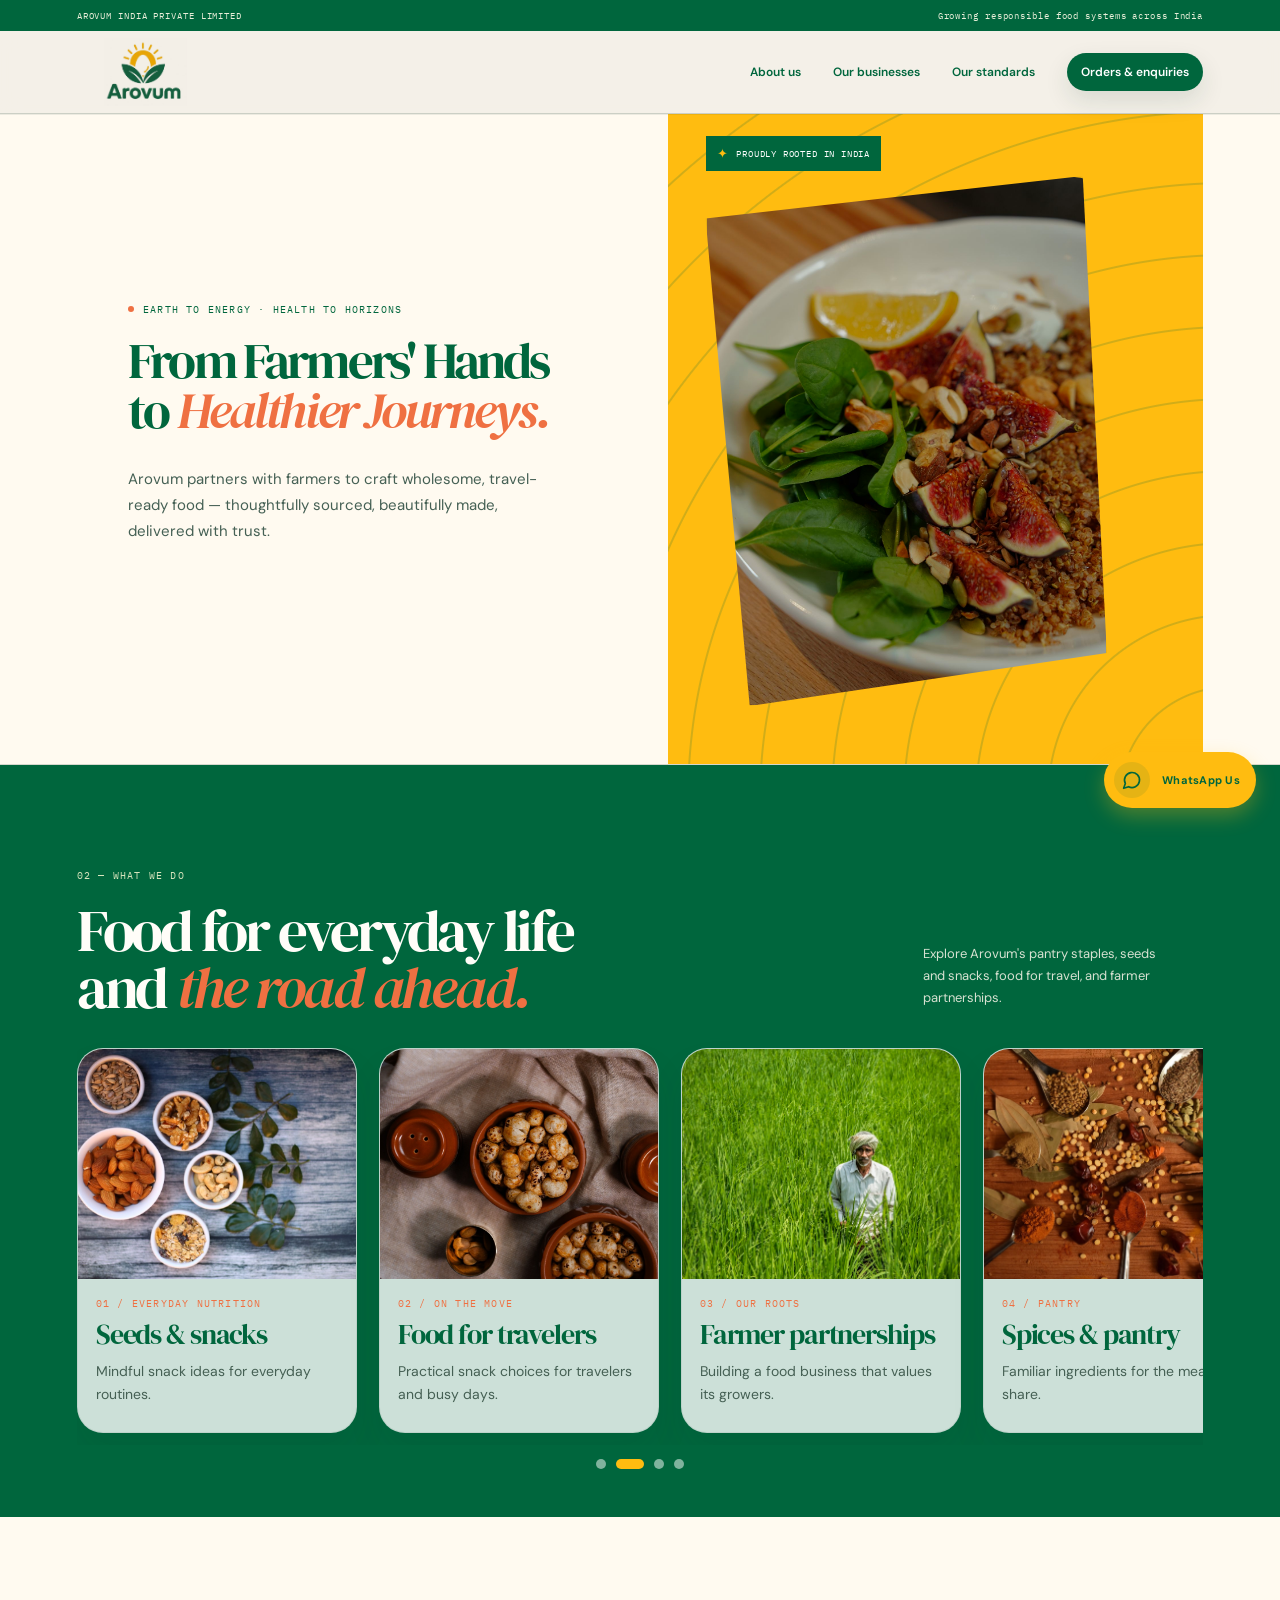
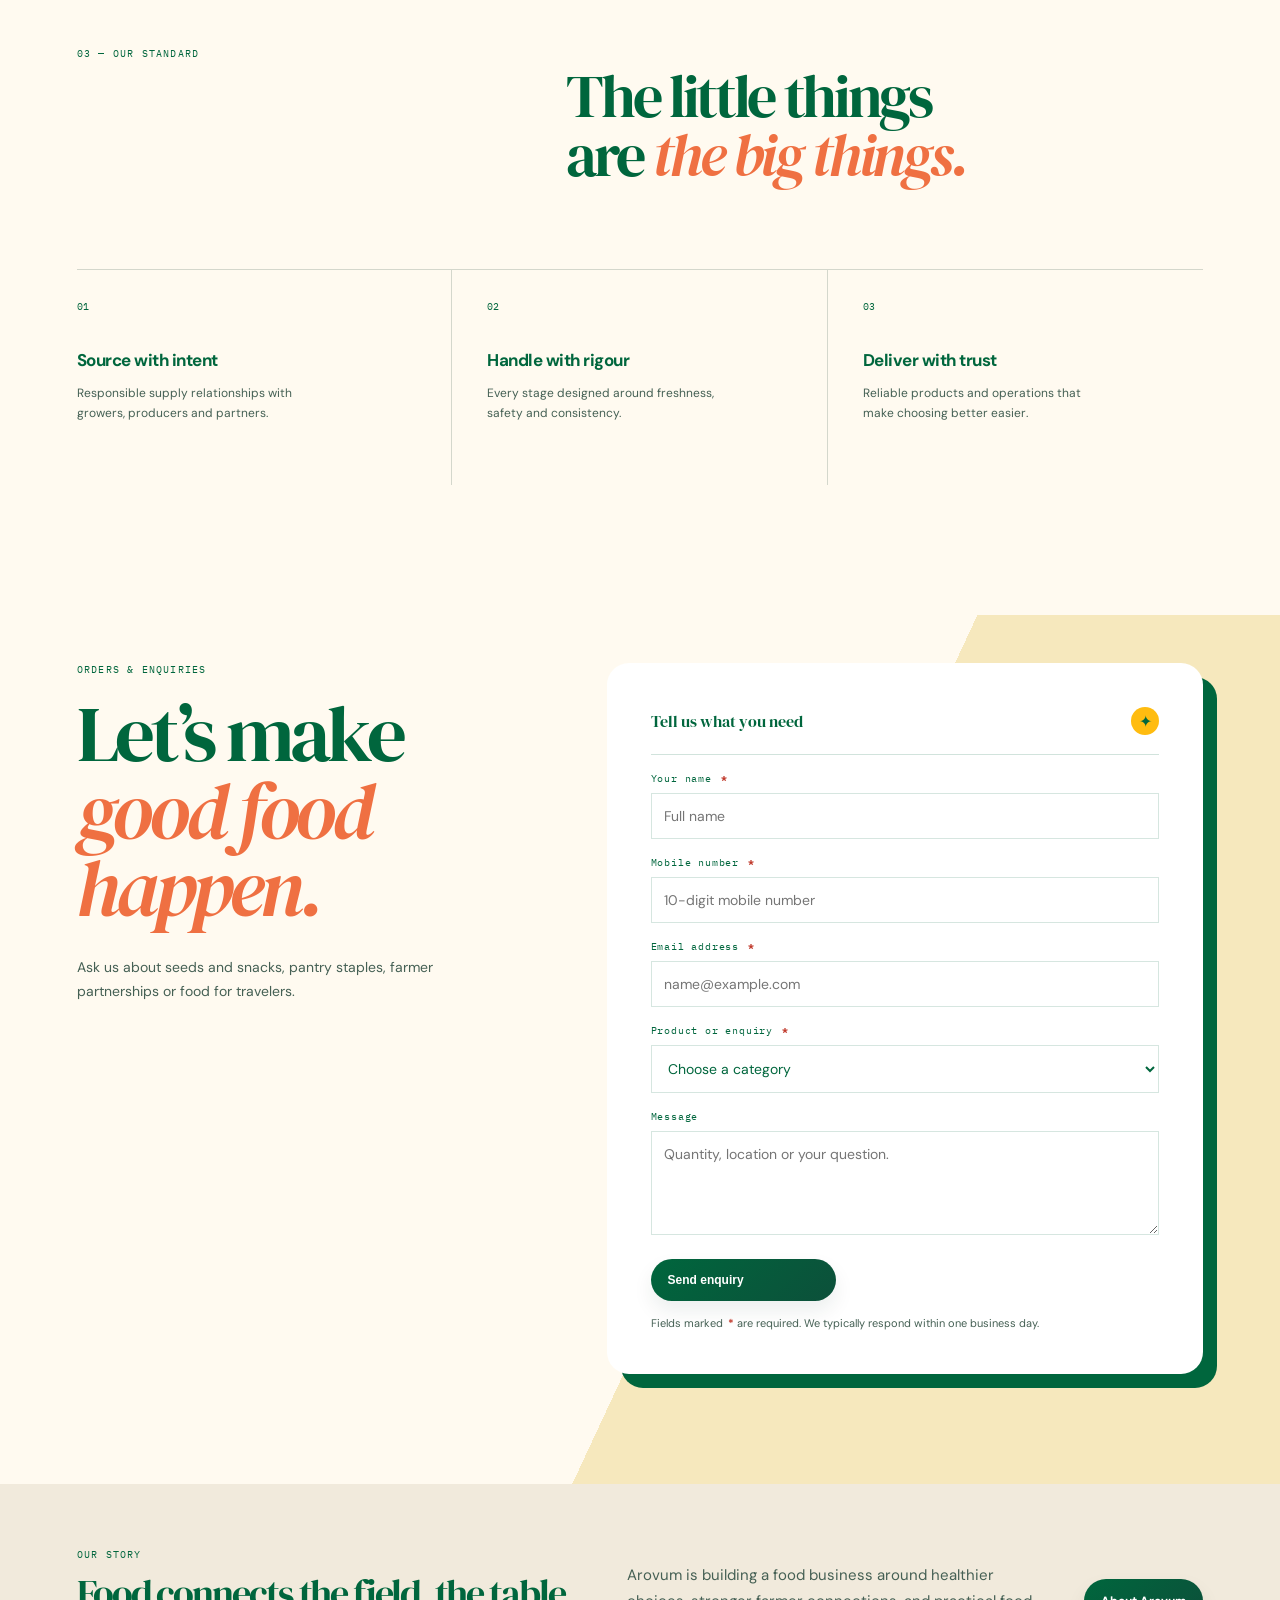
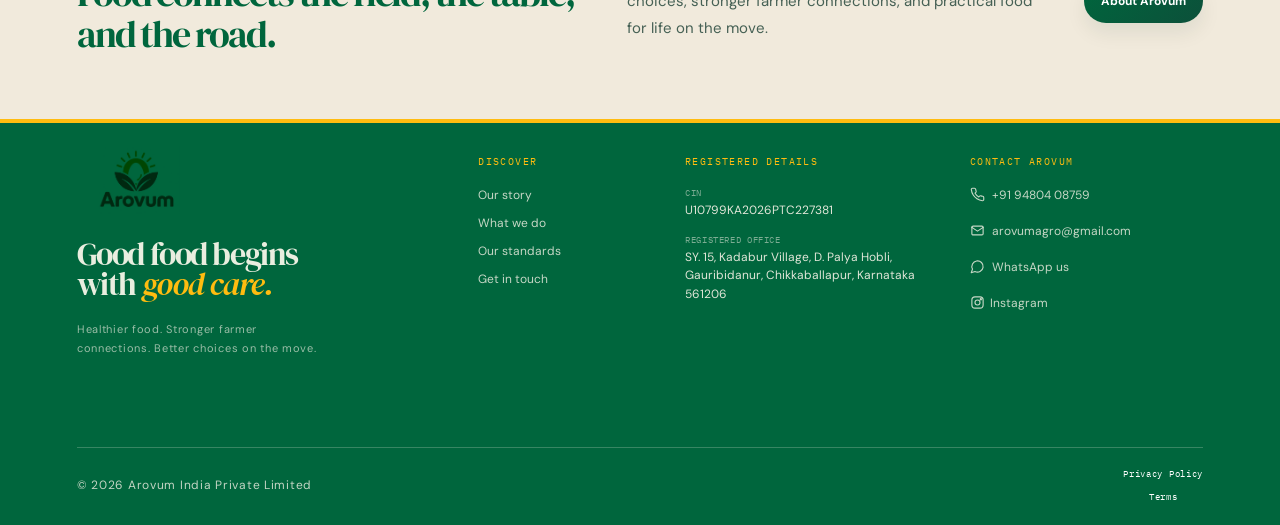
<file: index.html>
<!doctype html>
<html lang="en">
<head>
  <meta charset="UTF-8" />
  <meta name="viewport" content="width=device-width, initial-scale=1" />
  <meta name="theme-color" content="#12372a" />
  <meta name="description" content="Arovum India puts healthier lives first, builds farmer partnerships and creates practical food choices for travelers." />
  <meta http-equiv="Cache-Control" content="no-cache, no-store, must-revalidate" />
  <meta http-equiv="Pragma" content="no-cache" />
  <meta http-equiv="Expires" content="0" />
  <title>Arovum India Private Limited | From source, with care.</title>
  <link rel="preconnect" href="https://fonts.googleapis.com" /><link rel="preconnect" href="https://fonts.gstatic.com" crossorigin />
  <link href="https://fonts.googleapis.com/css2?family=DM+Sans:wght@400;500;600;700&family=DM+Serif+Display:ital@0;1&family=IBM+Plex+Mono:wght@400;500&display=swap" rel="stylesheet" />
  <link rel="stylesheet" href="assets/css/main.css?v=11" />
  <link rel="stylesheet" href="assets/css/brand.css?v=19" />
  <link rel="stylesheet" href="assets/css/motion.css?v=7" />
  <link rel="stylesheet" href="assets/css/contact.css?v=9" />
  <link rel="stylesheet" href="assets/css/about.css?v=7" />
  <script defer src="assets/js/main.js?v=13"></script>
</head>
<body>
  <a class="skip-link" href="#main-content">Skip to content</a>
  <div class="utility"><div class="shell"><span>AROVUM INDIA PRIVATE LIMITED</span><span>Growing responsible food systems across India</span></div></div>
  <header class="header"><div class="shell header-inner">
    <a class="logo logo-image" href="#home" aria-label="Arovum India home"><img src="assets/images/arovum-logo.jpeg" alt="Arovum" /></a>
    <button class="menu" type="button" aria-expanded="false" aria-controls="navigation" data-menu><b></b><b></b><span class="sr-only">Open menu</span></button>
    <nav id="navigation" data-nav aria-label="Main navigation"><a href="about.html">About us</a><a href="#businesses">Our businesses</a><a href="#standards">Our standards</a><a class="nav-cta" href="#contact">Orders &amp; enquiries</a></nav>
  </div></header>
  <main id="main-content">
    <section class="hero" id="home"><div class="shell hero-grid">
      <div class="hero-copy"><p class="eyebrow"><i></i>EARTH TO ENERGY · HEALTH TO HORIZONS</p><h1>From Farmers' Hands<br>to <em>Healthier Journeys.</em></h1><p class="lead">Arovum partners with farmers to craft wholesome, travel-ready food — thoughtfully sourced, beautifully made, delivered with trust.</p></div>
      <div class="hero-art"><div class="hero-image"><img src="assets/images/home-quinoa-seed-salad-pexels.jpg" alt="Quinoa salad bowl with spinach, fresh figs, nuts, and seeds" fetchpriority="high"></div><div class="origin-badge"><span>✦</span> PROUDLY ROOTED IN INDIA</div></div>
    </div></section>
    <section class="businesses" id="businesses"><div class="shell"><div class="heading" data-reveal><div><p class="label light">02 — WHAT WE DO</p><h2>Food for everyday life<br>and <em>the road ahead.</em></h2></div><p>Explore Arovum's pantry staples, seeds and snacks, food for travel, and farmer partnerships.</p></div><div class="product-carousel" data-product-carousel data-reveal>
      <div class="carousel-track" aria-label="Arovum food categories" tabindex="0">
        <article class="product-card" tabindex="0" aria-label="Seeds and nutritious snacks details">
          <div class="product-card-inner">
            <div class="product-card-face product-card-front"><img src="assets/images/products/daily-seed-mix.jpg" alt="Mixed nuts and seeds for a daily snack" loading="lazy"><div class="product-card-copy"><small>01 / EVERYDAY NUTRITION</small><h3>Seeds &amp; snacks</h3><p>Mindful snack ideas for everyday routines.</p></div></div>
            <div class="product-card-face product-card-back"><div class="product-card-copy"><small>01 / EVERYDAY NUTRITION</small><h3>Seeds &amp; snacks</h3><p>Seed-based snacks for simple everyday moments: breakfast, a work break or something to carry along.</p><ul><li>Seeds and snack mixes</li><li>Easy to enjoy through the day</li><li>Ask us about ingredients and packs</li></ul></div></div>
          </div>
        </article>
        <article class="product-card" tabindex="0" aria-label="Food for travelers details">
          <div class="product-card-inner">
            <div class="product-card-face product-card-front"><img src="assets/images/products/daily-makhana.jpg" alt="A light, crisp snack ready for travelers" loading="lazy"><div class="product-card-copy"><small>02 / ON THE MOVE</small><h3>Food for travelers</h3><p>Practical snack choices for travelers and busy days.</p></div></div>
            <div class="product-card-face product-card-back"><div class="product-card-copy"><small>02 / ON THE MOVE</small><h3>Food for travelers</h3><p>Travel changes when and where people eat. We are building convenient snack options suited to commutes, road trips and days away from home.</p><ul><li>Easy to carry</li><li>Made for travelers</li><li>Ask about available packs</li></ul></div></div>
          </div>
        </article>
        <article class="product-card" tabindex="0" aria-label="Farmer partnerships details">
          <div class="product-card-inner">
            <div class="product-card-face product-card-front"><img src="assets/images/farmer-field.jpg" alt="Farmer standing among green crops in a field" loading="lazy"><div class="product-card-copy"><small>03 / OUR ROOTS</small><h3>Farmer partnerships</h3><p>Building a food business that values its growers.</p></div></div>
            <div class="product-card-face product-card-back"><div class="product-card-copy"><small>03 / OUR ROOTS</small><h3>Farmer partnerships</h3><p>Farmers are essential to a stronger food system. Arovum aims to build lasting sourcing relationships that create value across the chain.</p><ul><li>Long-term relationships</li><li>Responsible sourcing</li><li>More value for growers</li></ul></div></div>
          </div>
        </article>
        <article class="product-card" tabindex="0" aria-label="Spices and pantry details">
          <div class="product-card-inner">
            <div class="product-card-face product-card-front"><img src="assets/images/products/indian-spices.jpg" alt="Indian spices arranged in colorful piles" loading="lazy"><div class="product-card-copy"><small>04 / PANTRY</small><h3>Spices &amp; pantry</h3><p>Familiar ingredients for the meals we share.</p></div></div>
            <div class="product-card-face product-card-back"><div class="product-card-copy"><small>04 / PANTRY</small><h3>Spices &amp; pantry</h3><p>Everyday cooking starts with ingredients people know and use. Arovum's pantry range brings spices and staples together for home kitchens and food businesses.</p><ul><li>Spices</li><li>Pantry staples</li><li>Everyday cooking</li></ul></div></div>
          </div>
        </article>
      </div>
      <div class="carousel-navigation" role="group" aria-label="Choose a food category"></div>
    </div></div></section>
    <section class="standards" id="standards"><div class="shell"><div class="split"><p class="label">03 — OUR STANDARD</p><h2>The little things<br>are <em>the big things.</em></h2></div><div class="standard-list"><article><small>01</small><h3>Source with intent</h3><p>Responsible supply relationships with growers, producers and partners.</p></article><article><small>02</small><h3>Handle with rigour</h3><p>Every stage designed around freshness, safety and consistency.</p></article><article><small>03</small><h3>Deliver with trust</h3><p>Reliable products and operations that make choosing better easier.</p></article></div></div></section>
    <section class="contact" id="contact"><div class="shell contact-grid"><div class="contact-copy" data-reveal><p class="label">ORDERS &amp; ENQUIRIES</p><h2>Let’s make<br><em>good food happen.</em></h2><p>Ask us about seeds and snacks, pantry staples, farmer partnerships or food for travelers.</p></div><form class="contact-form" id="enquiry-form" action="https://api.web3forms.com/submit" method="POST" data-reveal>
      <!-- Get a free access key from https://web3forms.com (sent to your email) and replace the value below -->
      <input type="hidden" name="access_key" id="form-access-key" value="0243f424-dc21-46d3-a1d8-a61bd29842dc">
      <input type="hidden" name="subject" value="New Enquiry from Arovum Website">
      <input type="hidden" name="from_name" value="Arovum India Website">
      <input type="text" name="_honey" style="display: none;" tabindex="-1" autocomplete="off">
      <input type="checkbox" name="botcheck" class="hidden" style="display: none;">
      <div class="form-intro"><p>Tell us what you need</p><span>✦</span></div>
      <div id="form-status" class="form-status" role="alert" aria-live="polite"></div>
      <label>Your name <span class="req" aria-hidden="true">*</span><input name="name" id="field-name" autocomplete="name" required placeholder="Full name"></label>
      <label>Mobile number <span class="req" aria-hidden="true">*</span><input name="phone" id="field-phone" type="tel" autocomplete="tel" inputmode="tel" required placeholder="10-digit mobile number"></label>
      <label>Email address <span class="req" aria-hidden="true">*</span><input name="email" id="field-email" type="email" autocomplete="email" required placeholder="name@example.com"></label>
      <label>Product or enquiry <span class="req" aria-hidden="true">*</span>
        <select name="product" id="field-product" required>
          <option value="">Choose a category</option>
          <option value="Seeds and snacks">Seeds &amp; snacks</option>
          <option value="Food for travelers">Food for travelers</option>
          <option value="Spices and pantry">Spices &amp; pantry</option>
          <option value="Farmer partnerships">Farmer partnership</option>
          <option value="Other">Something else</option>
        </select>
      </label>
      <label>Message <textarea name="message" id="field-message" placeholder="Quantity, location or your question."></textarea></label>
      <button class="btn btn-solid" id="submit-btn" type="submit">Send enquiry</button>
      <p class="form-note">Fields marked <span class="req">*</span> are required. We typically respond within one business day.</p>
    </form></div></section>
    <section class="about-teaser" id="about"><div class="shell about-teaser-inner"><div><p class="label">OUR STORY</p><h2>Food connects the field, the table, and the road.</h2></div><p>Arovum is building a food business around healthier choices, stronger farmer connections, and practical food for life on the move.</p><a class="btn btn-solid" href="about.html">About Arovum</a></div></section>
  </main>
  <footer class="site-footer"><div class="shell footer-top"><div class="footer-brand"><a class="logo logo-image" href="#home" aria-label="Arovum India home"><img src="assets/images/arovum-logo.jpeg" alt="Arovum" /></a><p>Good food begins<br>with <em>good care.</em></p><span>Healthier food. Stronger farmer connections. Better choices on the move.</span></div><nav class="footer-links" aria-label="Footer navigation"><p class="footer-heading">Discover</p><a href="#about">Our story</a><a href="#businesses">What we do</a><a href="#standards">Our standards</a><a href="#contact">Get in touch</a></nav><div class="footer-links footer-company"><p class="footer-heading">Registered details</p><dl><div><dt>CIN</dt><dd>U10799KA2026PTC227381</dd></div><div><dt>Registered office</dt><dd>SY. 15, Kadabur Village, D. Palya Hobli, Gauribidanur, Chikkaballapur, Karnataka 561206</dd></div></dl></div><div class="footer-links footer-contact"><p class="footer-heading">Contact Arovum</p><a class="footer-phone" href="tel:+919480408759" aria-label="Call Arovum at +91 94804 08759"><svg viewBox="0 0 24 24" fill="none" stroke="currentColor" stroke-width="2" stroke-linecap="round" stroke-linejoin="round" aria-hidden="true"><path d="M22 16.92v3a2 2 0 0 1-2.18 2 19.79 19.79 0 0 1-8.63-3.07 19.5 19.5 0 0 1-6-6A19.79 19.79 0 0 1 2.12 4.2 2 2 0 0 1 4.11 2h3a2 2 0 0 1 2 1.72c.12.96.36 1.9.7 2.8a2 2 0 0 1-.45 2.11L8.09 9.91a16 16 0 0 0 6 6l1.27-1.27a2 2 0 0 1 2.11-.45c.9.34 1.84.58 2.8.7A2 2 0 0 1 22 16.92Z"></path></svg> +91 94804 08759</a><a class="footer-email" href="mailto:arovumagro@gmail.com" aria-label="Email Arovum"><svg viewBox="0 0 24 24" fill="none" stroke="currentColor" stroke-width="2" stroke-linecap="round" stroke-linejoin="round" aria-hidden="true"><rect x="3" y="5" width="18" height="14" rx="2"></rect><path d="m3 7 9 6 9-6"></path></svg> arovumagro@gmail.com</a><a class="footer-whatsapp" href="https://wa.me/919480408759?text=Hello%20Arovum%2C%20I%27d%20like%20to%20make%20an%20enquiry." aria-label="Message Arovum on WhatsApp"><svg viewBox="0 0 24 24" fill="none" stroke="currentColor" stroke-width="2" stroke-linecap="round" stroke-linejoin="round" aria-hidden="true"><path d="M7.9 20A9 9 0 1 0 4 16.1L2 22Z"></path></svg> WhatsApp us</a><a class="footer-instagram" href="https://instagram.com/arovum" target="_blank" rel="noopener noreferrer" aria-label="Follow Arovum on Instagram"><svg viewBox="0 0 24 24" aria-hidden="true"><rect x="3" y="3" width="18" height="18" rx="5"></rect><circle cx="12" cy="12" r="4"></circle><circle cx="17.3" cy="6.8" r="1"></circle></svg> Instagram</a></div>
  </div><div class="shell footer-bottom"><span>© <span data-year></span> Arovum India Private Limited</span><div class="footer-meta"><a href="privacy.html">Privacy Policy</a><a href="terms.html">Terms</a></div></div></footer>
  <a class="whatsapp-link" href="https://wa.me/919480408759?text=Hello%20Arovum%2C%20I%27d%20like%20to%20make%20an%20enquiry." aria-label="Message Arovum on WhatsApp">
    <span class="whatsapp-icon"><svg viewBox="0 0 24 24" fill="none" stroke="currentColor" stroke-width="2" stroke-linecap="round" stroke-linejoin="round" aria-hidden="true"><path d="M7.9 20A9 9 0 1 0 4 16.1L2 22Z"></path></svg></span>
    <span class="whatsapp-text">WhatsApp Us</span>
  </a>
<script>
  (function () {
    var form = document.getElementById('enquiry-form');
    if (form) {
      form.addEventListener('submit', function (e) {
        if (!e.defaultPrevented) e.preventDefault();
      });
    }
  })();
</script>
</body></html>
</file>
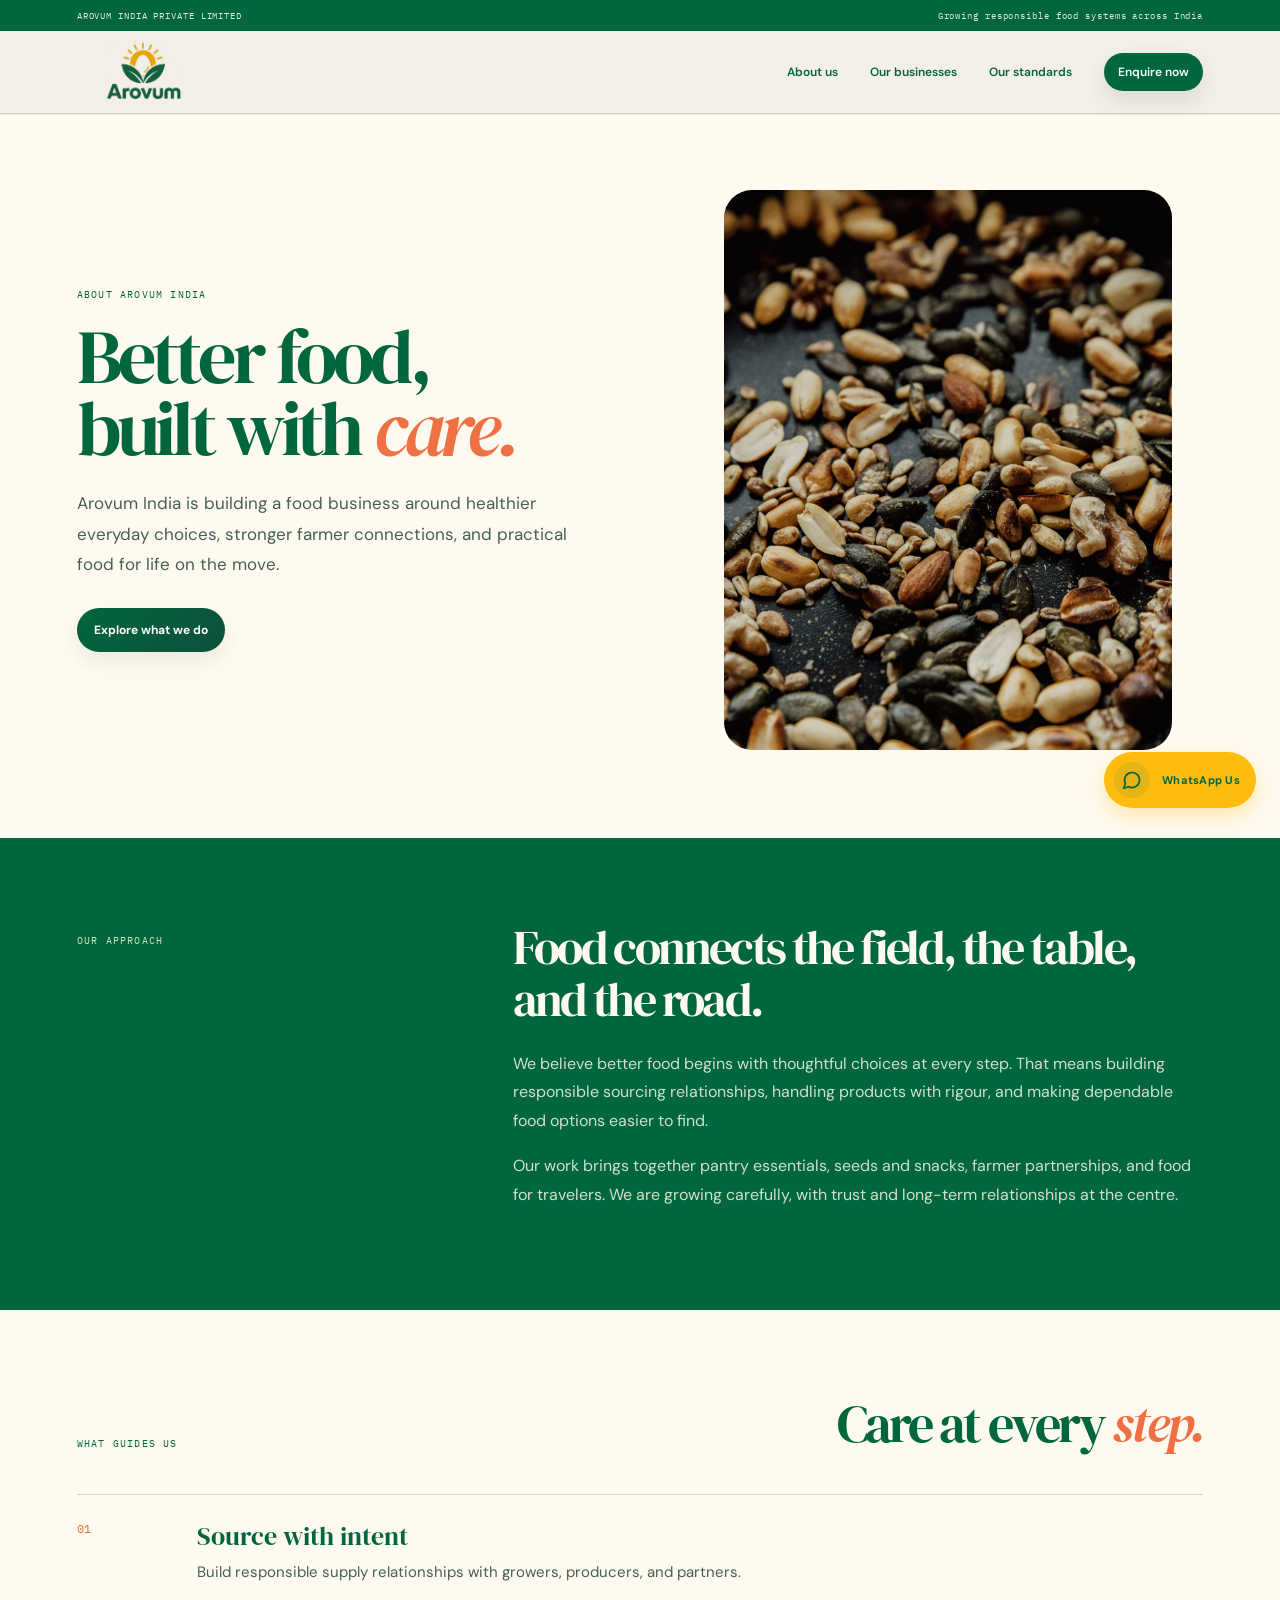
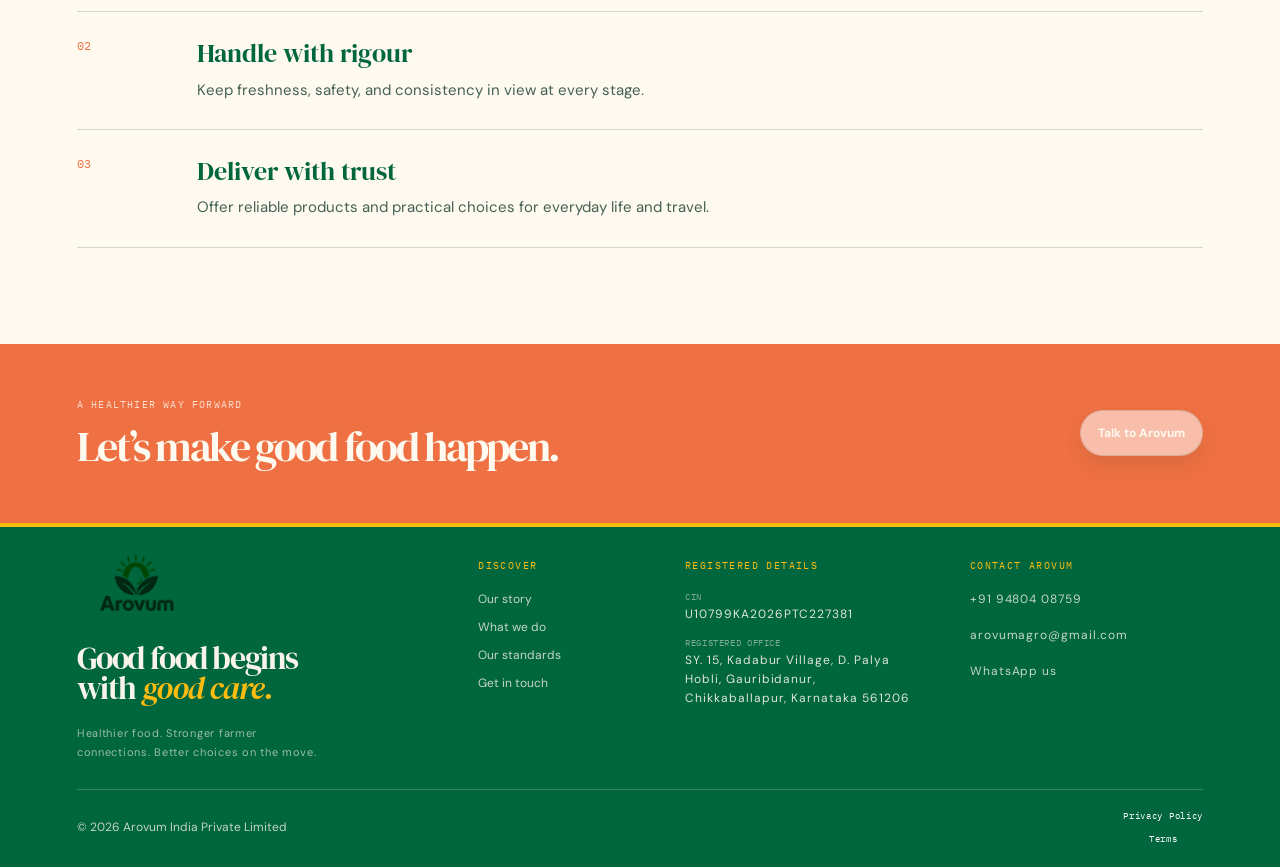
<file: about.html>
<!doctype html>
<html lang="en">
<head>
  <meta charset="UTF-8" />
  <meta name="viewport" content="width=device-width, initial-scale=1" />
  <meta name="theme-color" content="#12372a" />
  <meta name="description" content="Learn about Arovum India, our approach to healthier food, responsible sourcing, farmer partnerships, and food for travel." />
  <title>About Arovum India | From source, with care</title>
  <link rel="preconnect" href="https://fonts.googleapis.com" />
  <link rel="preconnect" href="https://fonts.gstatic.com" crossorigin />
  <link href="https://fonts.googleapis.com/css2?family=DM+Sans:wght@400;500;600;700&family=DM+Serif+Display:ital@0;1&family=IBM+Plex+Mono:wght@400;500&display=swap" rel="stylesheet" />
  <link rel="stylesheet" href="assets/css/main.css" />
  <link rel="stylesheet" href="assets/css/brand.css?v=13" />
  <link rel="stylesheet" href="assets/css/motion.css" />
  <link rel="stylesheet" href="assets/css/about.css" />
  <script type="module" src="assets/js/main.js?v=4"></script>
</head>
<body>
  <a class="skip-link" href="#main-content">Skip to content</a>
  <div class="utility"><div class="shell"><span>AROVUM INDIA PRIVATE LIMITED</span><span>Growing responsible food systems across India</span></div></div>
  <header class="header"><div class="shell header-inner">
    <a class="logo logo-image" href="index.html#home" aria-label="Arovum India home"><img src="assets/images/arovum-logo.jpeg" alt="Arovum" /></a>
    <button class="menu" type="button" aria-expanded="false" aria-controls="navigation" data-menu><b></b><b></b><span class="sr-only">Open menu</span></button>
    <nav id="navigation" data-nav aria-label="Main navigation"><a href="about.html" aria-current="page">About us</a><a href="index.html#businesses">Our businesses</a><a href="index.html#standards">Our standards</a><a class="nav-cta" href="index.html#contact">Enquire now</a></nav>
  </div></header>
  <main id="main-content" class="about-page">
    <section class="about-hero">
      <div class="shell about-hero-grid">
        <div class="about-hero-copy">
          <p class="label">ABOUT AROVUM INDIA</p>
          <h1>Better food,<br>built with <em>care.</em></h1>
          <p>Arovum India is building a food business around healthier everyday choices, stronger farmer connections, and practical food for life on the move.</p>
          <a class="btn btn-solid" href="index.html#businesses">Explore what we do</a>
        </div>
        <figure class="about-hero-image">
          <img src="assets/images/about-seeds-premium.jpg" alt="A premium mix of nuts and seeds on a dark surface" fetchpriority="high">
        </figure>
      </div>
    </section>
    <section class="about-story">
      <div class="shell about-story-grid">
        <p class="label light">OUR APPROACH</p>
        <div>
          <h2>Food connects the field, the table, and the road.</h2>
          <p>We believe better food begins with thoughtful choices at every step. That means building responsible sourcing relationships, handling products with rigour, and making dependable food options easier to find.</p>
          <p>Our work brings together pantry essentials, seeds and snacks, farmer partnerships, and food for travelers. We are growing carefully, with trust and long-term relationships at the centre.</p>
        </div>
      </div>
    </section>
    <section class="about-principles">
      <div class="shell">
        <div class="about-principles-heading">
          <p class="label">WHAT GUIDES US</p>
          <h2>Care at every <em>step.</em></h2>
        </div>
        <div class="about-principle-list">
          <article><span>01</span><div><h3>Source with intent</h3><p>Build responsible supply relationships with growers, producers, and partners.</p></div></article>
          <article><span>02</span><div><h3>Handle with rigour</h3><p>Keep freshness, safety, and consistency in view at every stage.</p></div></article>
          <article><span>03</span><div><h3>Deliver with trust</h3><p>Offer reliable products and practical choices for everyday life and travel.</p></div></article>
        </div>
      </div>
    </section>
    <section class="about-next">
      <div class="shell about-next-inner">
        <div><p class="label light">A HEALTHIER WAY FORWARD</p><h2>Let’s make good food happen.</h2></div>
        <a class="btn btn-cream" href="index.html#contact">Talk to Arovum</a>
      </div>
    </section>
  </main>
  <footer class="site-footer">
    <div class="shell footer-top">
      <div class="footer-brand"><a class="logo logo-image" href="index.html#home" aria-label="Arovum India home"><img src="assets/images/arovum-logo.jpeg" alt="Arovum" /></a><p>Good food begins<br>with <em>good care.</em></p><span>Healthier food. Stronger farmer connections. Better choices on the move.</span></div>
      <nav class="footer-links" aria-label="Footer navigation"><p class="footer-heading">Discover</p><a href="about.html">Our story</a><a href="index.html#businesses">What we do</a><a href="index.html#standards">Our standards</a><a href="index.html#contact">Get in touch</a></nav>
      <div class="footer-links footer-company"><p class="footer-heading">Registered details</p><dl><div><dt>CIN</dt><dd>U10799KA2026PTC227381</dd></div><div><dt>Registered office</dt><dd>SY. 15, Kadabur Village, D. Palya Hobli, Gauribidanur, Chikkaballapur, Karnataka 561206</dd></div></dl></div>
      <div class="footer-links footer-contact"><p class="footer-heading">Contact Arovum</p><a class="footer-phone" href="tel:+919480408759">+91 94804 08759</a><a class="footer-email" href="mailto:arovumagro@gmail.com">arovumagro@gmail.com</a><a class="footer-whatsapp" href="https://wa.me/919480408759?text=Hello%20Arovum%2C%20I%27d%20like%20to%20make%20an%20enquiry." target="_blank" rel="noopener noreferrer">WhatsApp us</a></div>
    </div>
    <div class="shell footer-bottom"><span>© <span data-year></span> Arovum India Private Limited</span><div class="footer-meta"><a href="privacy.html">Privacy Policy</a><a href="terms.html">Terms</a></div></div>
  </footer>
  <a class="whatsapp-link" href="https://wa.me/919480408759?text=Hello%20Arovum%2C%20I%27d%20like%20to%20make%20an%20enquiry." aria-label="Message Arovum on WhatsApp"><span class="whatsapp-icon"><svg viewBox="0 0 24 24" fill="none" stroke="currentColor" stroke-width="2" stroke-linecap="round" stroke-linejoin="round" aria-hidden="true"><path d="M7.9 20A9 9 0 1 0 4 16.1L2 22Z"></path></svg></span><span class="whatsapp-text">WhatsApp Us</span></a>
</body>
</html>
</file>
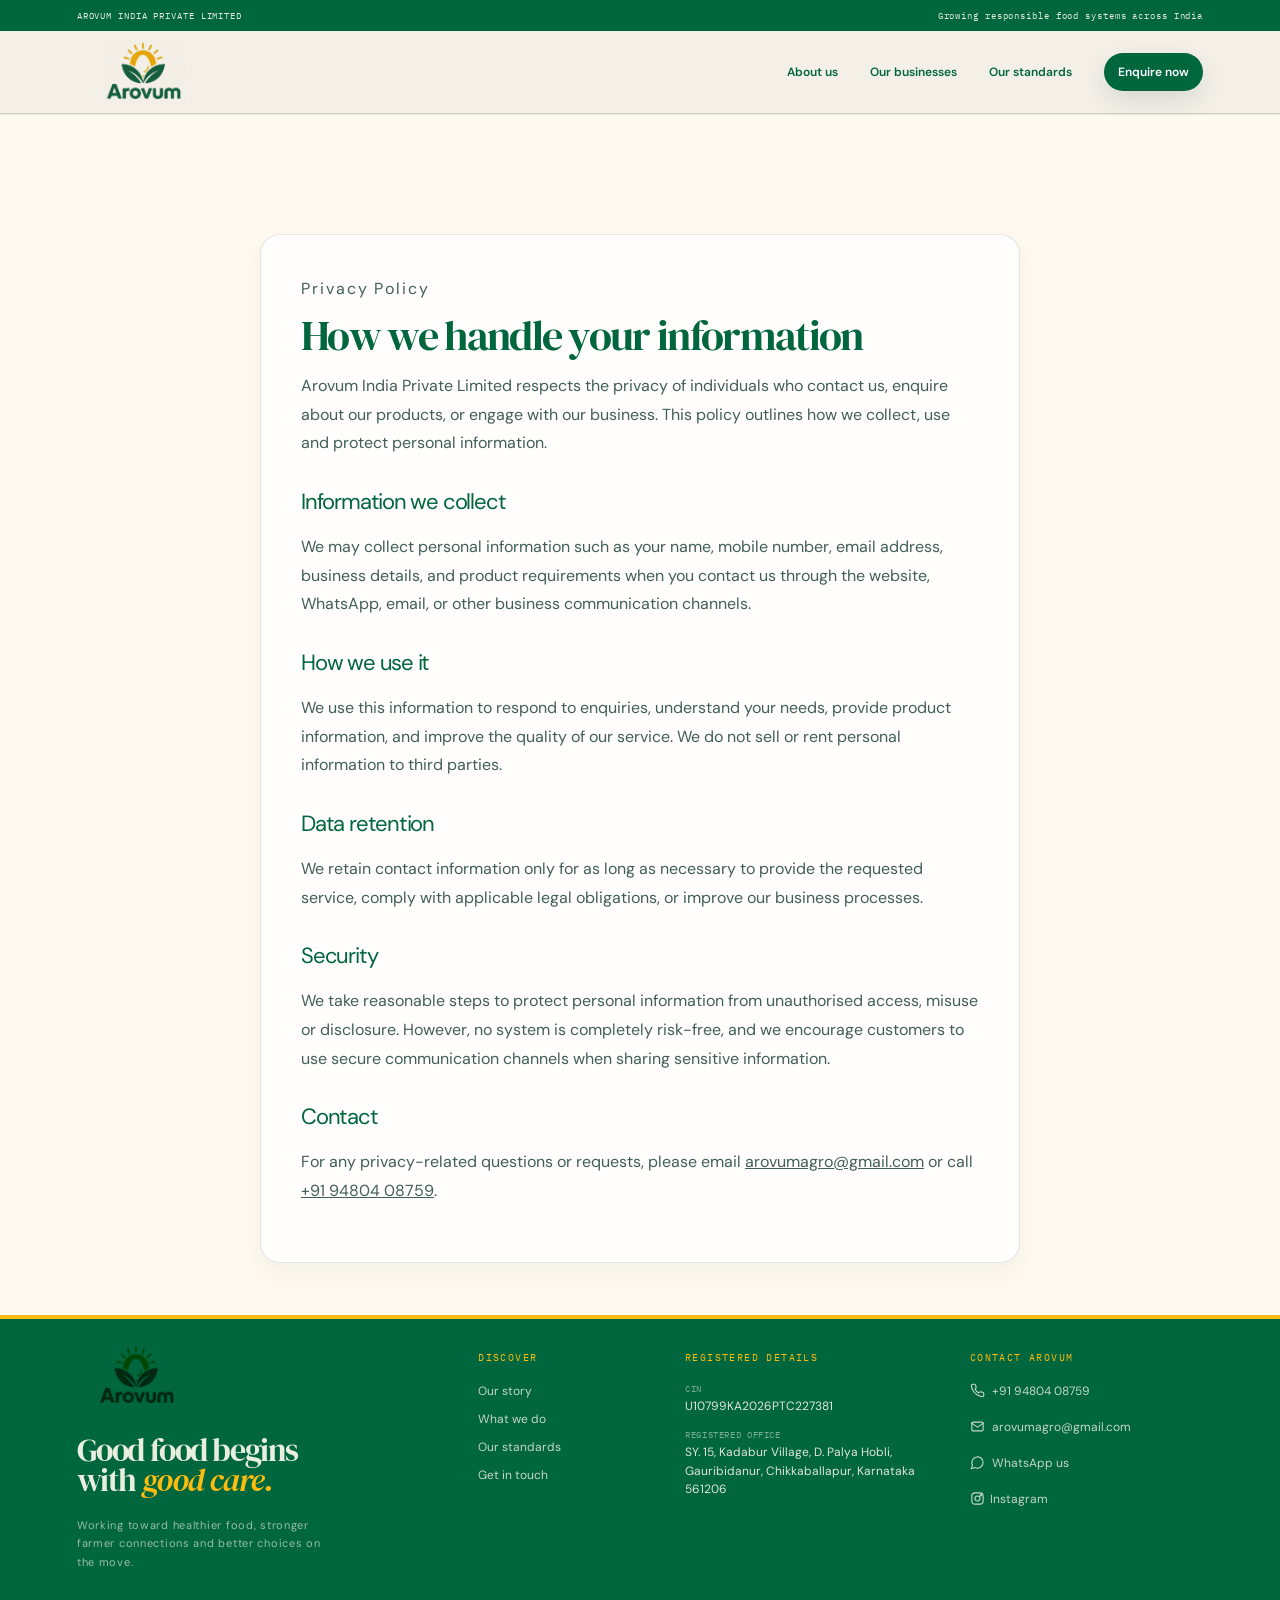
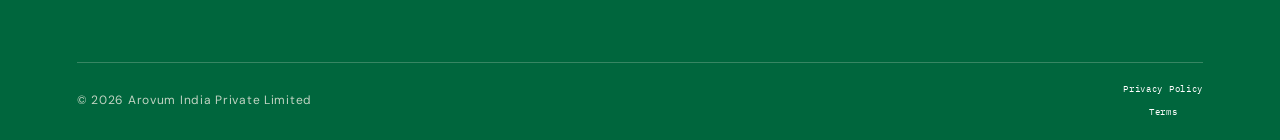
<file: privacy.html>
<!doctype html>
<html lang="en">
<head>
  <meta charset="UTF-8" />
  <meta name="viewport" content="width=device-width, initial-scale=1" />
  <meta name="theme-color" content="#12372a" />
  <meta name="description" content="Privacy Policy for Arovum India Private Limited." />
  <title>Privacy Policy | Arovum India</title>
  <link rel="preconnect" href="https://fonts.googleapis.com" />
  <link rel="preconnect" href="https://fonts.gstatic.com" crossorigin />
  <link href="https://fonts.googleapis.com/css2?family=DM+Sans:wght@400;500;600;700&family=DM+Serif+Display:ital@0;1&family=IBM+Plex+Mono:wght@400;500&display=swap" rel="stylesheet" />
  <link rel="stylesheet" href="assets/css/main.css" />
  <link rel="stylesheet" href="assets/css/brand.css?v=13" />
  <link rel="stylesheet" href="assets/css/motion.css" />
  <link rel="stylesheet" href="assets/css/contact.css" />
  <script type="module" src="assets/js/main.js?v=4"></script>
</head>
<body>
  <a class="skip-link" href="#main-content">Skip to content</a>
  <div class="utility"><div class="shell"><span>AROVUM INDIA PRIVATE LIMITED</span><span>Growing responsible food systems across India</span></div></div>
  <header class="header"><div class="shell header-inner">
    <a class="logo logo-image" href="index.html#home" aria-label="Arovum India home"><img src="assets/images/arovum-logo.jpeg" alt="Arovum" /></a>
    <button class="menu" type="button" aria-expanded="false" aria-controls="navigation" data-menu><b></b><b></b><span class="sr-only">Open menu</span></button>
    <nav id="navigation" data-nav aria-label="Main navigation"><a href="about.html">About us</a><a href="index.html#businesses">Our businesses</a><a href="index.html#standards">Our standards</a><a class="nav-cta" href="index.html#contact">Enquire now</a></nav>
  </div></header>

  <main id="main-content" class="legal-page">
    <div class="shell legal-shell">
      <div class="legal-copy">
        <p class="label">Privacy Policy</p>
        <h1>How we handle your information</h1>
        <p>Arovum India Private Limited respects the privacy of individuals who contact us, enquire about our products, or engage with our business. This policy outlines how we collect, use and protect personal information.</p>

        <h2>Information we collect</h2>
        <p>We may collect personal information such as your name, mobile number, email address, business details, and product requirements when you contact us through the website, WhatsApp, email, or other business communication channels.</p>

        <h2>How we use it</h2>
        <p>We use this information to respond to enquiries, understand your needs, provide product information, and improve the quality of our service. We do not sell or rent personal information to third parties.</p>

        <h2>Data retention</h2>
        <p>We retain contact information only for as long as necessary to provide the requested service, comply with applicable legal obligations, or improve our business processes.</p>

        <h2>Security</h2>
        <p>We take reasonable steps to protect personal information from unauthorised access, misuse or disclosure. However, no system is completely risk-free, and we encourage customers to use secure communication channels when sharing sensitive information.</p>

        <h2>Contact</h2>
        <p>For any privacy-related questions or requests, please email <a href="mailto:arovumagro@gmail.com">arovumagro@gmail.com</a> or call <a href="tel:+919480408759">+91 94804 08759</a>.</p>
      </div>
    </div>
  </main>

  <footer class="site-footer">
    <div class="shell footer-top">
      <div class="footer-brand">
        <a class="logo logo-image" href="index.html#home" aria-label="Arovum India home"><img src="assets/images/arovum-logo.jpeg" alt="Arovum" /></a>
        <p>Good food begins<br>with <em>good care.</em></p>
        <span>Working toward healthier food, stronger farmer connections and better choices on the move.</span>
      </div>
      <nav class="footer-links" aria-label="Footer navigation">
        <p class="footer-heading">Discover</p>
        <a href="about.html">Our story</a>
        <a href="index.html#businesses">What we do</a>
        <a href="index.html#standards">Our standards</a>
        <a href="index.html#contact">Get in touch</a>
      </nav>
      <div class="footer-links footer-company">
        <p class="footer-heading">Registered details</p>
        <dl>
          <div><dt>CIN</dt><dd>U10799KA2026PTC227381</dd></div>
          <div><dt>Registered office</dt><dd>SY. 15, Kadabur Village, D. Palya Hobli, Gauribidanur, Chikkaballapur, Karnataka 561206</dd></div>
        </dl>
      </div>
      <div class="footer-links footer-contact">
        <p class="footer-heading">Contact Arovum</p>
        <a class="footer-phone" href="tel:+919480408759" aria-label="Call Arovum at +91 94804 08759"><svg viewBox="0 0 24 24" fill="none" stroke="currentColor" stroke-width="2" stroke-linecap="round" stroke-linejoin="round" aria-hidden="true"><path d="M22 16.92v3a2 2 0 0 1-2.18 2 19.79 19.79 0 0 1-8.63-3.07 19.5 19.5 0 0 1-6-6A19.79 19.79 0 0 1 2.12 4.2 2 2 0 0 1 4.11 2h3a2 2 0 0 1 2 1.72c.12.96.36 1.9.7 2.8a2 2 0 0 1-.45 2.11L8.09 9.91a16 16 0 0 0 6 6l1.27-1.27a2 2 0 0 1 2.11-.45c.9.34 1.84.58 2.8.7A2 2 0 0 1 22 16.92Z"></path></svg> +91 94804 08759</a>
        <a class="footer-email" href="mailto:arovumagro@gmail.com" aria-label="Email Arovum"><svg viewBox="0 0 24 24" fill="none" stroke="currentColor" stroke-width="2" stroke-linecap="round" stroke-linejoin="round" aria-hidden="true"><rect x="3" y="5" width="18" height="14" rx="2"></rect><path d="m3 7 9 6 9-6"></path></svg> arovumagro@gmail.com</a>
        <a class="footer-whatsapp" href="https://wa.me/919480408759?text=Hello%20Arovum%2C%20I%27d%20like%20to%20make%20an%20enquiry." aria-label="Message Arovum on WhatsApp"><svg viewBox="0 0 24 24" fill="none" stroke="currentColor" stroke-width="2" stroke-linecap="round" stroke-linejoin="round" aria-hidden="true"><path d="M7.9 20A9 9 0 1 0 4 16.1L2 22Z"></path></svg> WhatsApp us</a>
        <a class="footer-instagram" href="https://instagram.com/arovum" target="_blank" rel="noopener noreferrer" aria-label="Follow Arovum on Instagram"><svg viewBox="0 0 24 24" aria-hidden="true"><rect x="3" y="3" width="18" height="18" rx="5"></rect><circle cx="12" cy="12" r="4"></circle><circle cx="17.3" cy="6.8" r="1"></circle></svg> Instagram</a>
      </div>
    </div>
    <div class="shell footer-bottom">
      <span>© <span data-year></span> Arovum India Private Limited</span>
      <div class="footer-meta"><a href="privacy.html">Privacy Policy</a><a href="terms.html">Terms</a></div>
    </div>
  </footer>
</body>
</html>
</file>
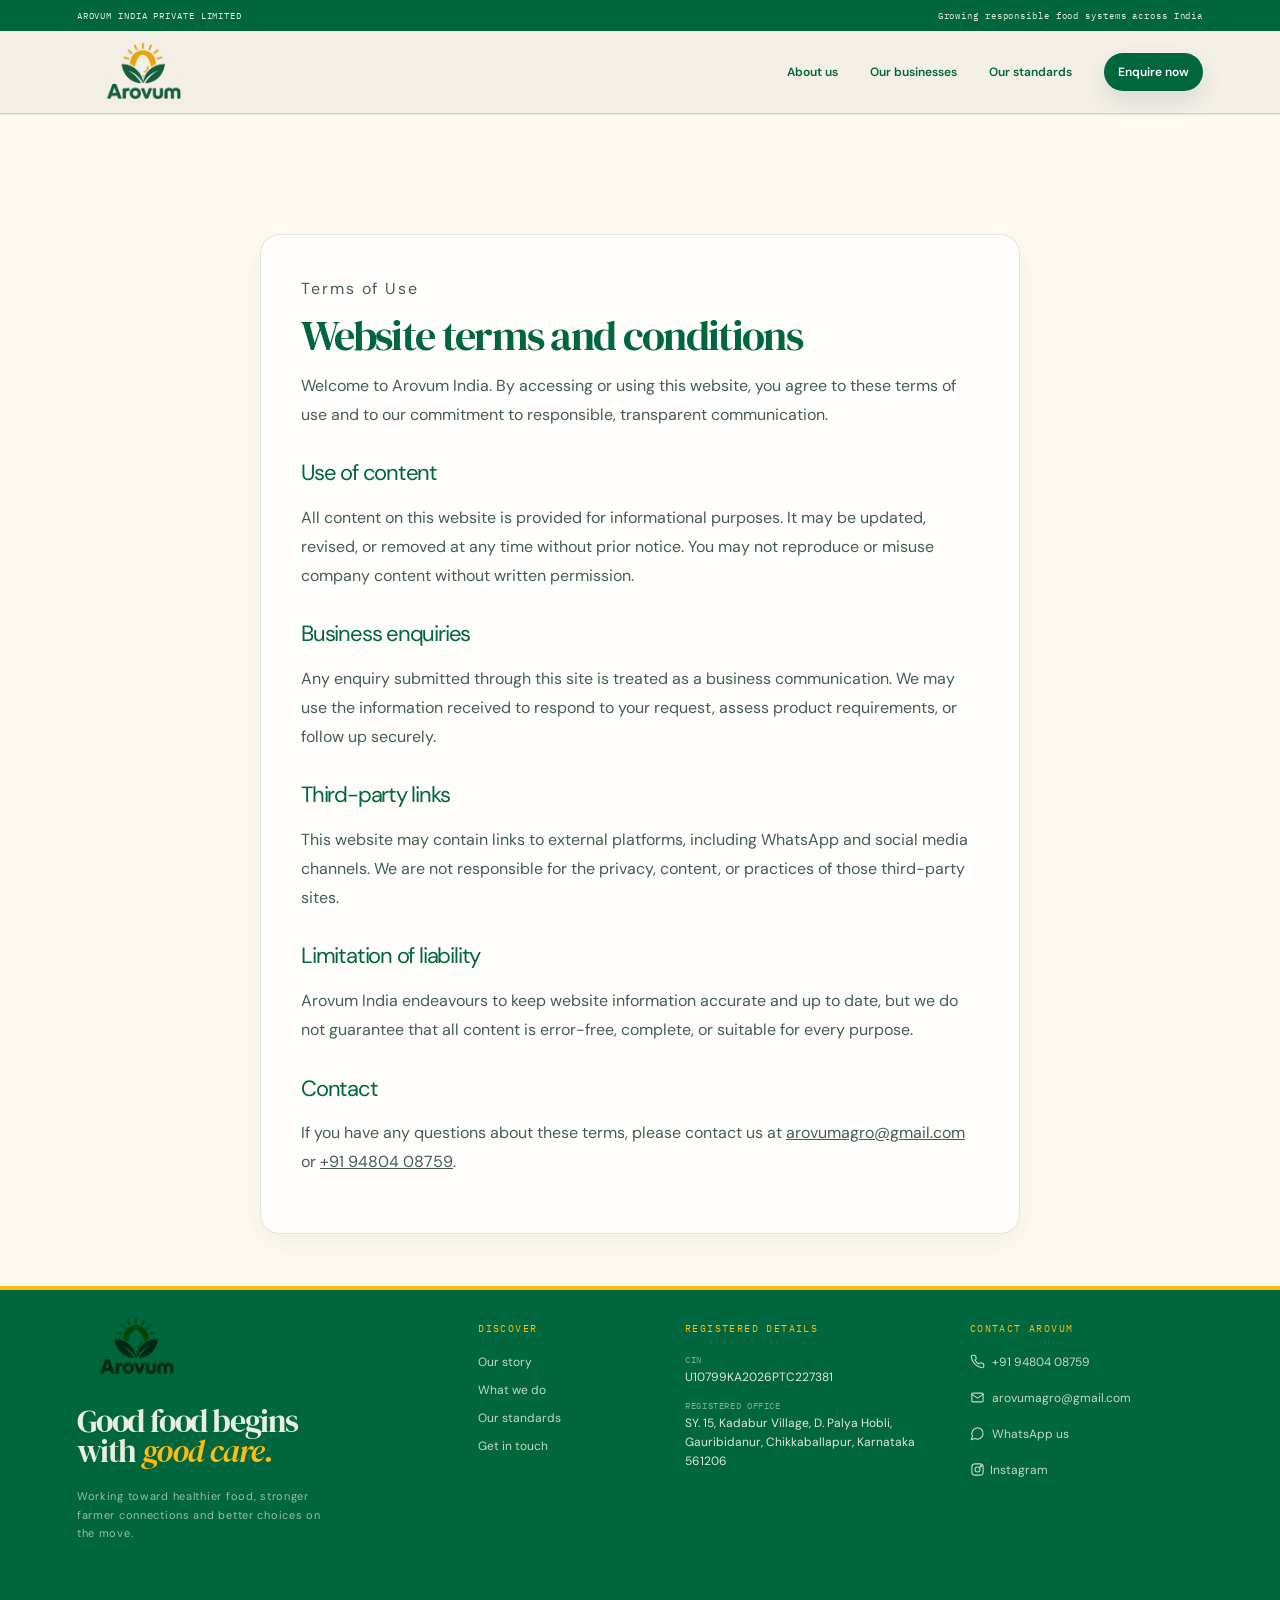
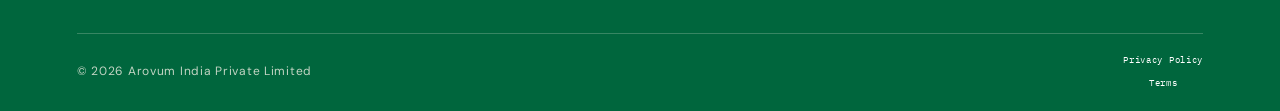
<file: terms.html>
<!doctype html>
<html lang="en">
<head>
  <meta charset="UTF-8" />
  <meta name="viewport" content="width=device-width, initial-scale=1" />
  <meta name="theme-color" content="#12372a" />
  <meta name="description" content="Terms of Use for Arovum India Private Limited." />
  <title>Terms of Use | Arovum India</title>
  <link rel="preconnect" href="https://fonts.googleapis.com" />
  <link rel="preconnect" href="https://fonts.gstatic.com" crossorigin />
  <link href="https://fonts.googleapis.com/css2?family=DM+Sans:wght@400;500;600;700&family=DM+Serif+Display:ital@0;1&family=IBM+Plex+Mono:wght@400;500&display=swap" rel="stylesheet" />
  <link rel="stylesheet" href="assets/css/main.css" />
  <link rel="stylesheet" href="assets/css/brand.css?v=13" />
  <link rel="stylesheet" href="assets/css/motion.css" />
  <link rel="stylesheet" href="assets/css/contact.css" />
  <script type="module" src="assets/js/main.js?v=4"></script>
</head>
<body>
  <a class="skip-link" href="#main-content">Skip to content</a>
  <div class="utility"><div class="shell"><span>AROVUM INDIA PRIVATE LIMITED</span><span>Growing responsible food systems across India</span></div></div>
  <header class="header"><div class="shell header-inner">
    <a class="logo logo-image" href="index.html#home" aria-label="Arovum India home"><img src="assets/images/arovum-logo.jpeg" alt="Arovum" /></a>
    <button class="menu" type="button" aria-expanded="false" aria-controls="navigation" data-menu><b></b><b></b><span class="sr-only">Open menu</span></button>
    <nav id="navigation" data-nav aria-label="Main navigation"><a href="about.html">About us</a><a href="index.html#businesses">Our businesses</a><a href="index.html#standards">Our standards</a><a class="nav-cta" href="index.html#contact">Enquire now</a></nav>
  </div></header>

  <main id="main-content" class="legal-page">
    <div class="shell legal-shell">
      <div class="legal-copy">
        <p class="label">Terms of Use</p>
        <h1>Website terms and conditions</h1>
        <p>Welcome to Arovum India. By accessing or using this website, you agree to these terms of use and to our commitment to responsible, transparent communication.</p>

        <h2>Use of content</h2>
        <p>All content on this website is provided for informational purposes. It may be updated, revised, or removed at any time without prior notice. You may not reproduce or misuse company content without written permission.</p>

        <h2>Business enquiries</h2>
        <p>Any enquiry submitted through this site is treated as a business communication. We may use the information received to respond to your request, assess product requirements, or follow up securely.</p>

        <h2>Third-party links</h2>
        <p>This website may contain links to external platforms, including WhatsApp and social media channels. We are not responsible for the privacy, content, or practices of those third-party sites.</p>

        <h2>Limitation of liability</h2>
        <p>Arovum India endeavours to keep website information accurate and up to date, but we do not guarantee that all content is error-free, complete, or suitable for every purpose.</p>

        <h2>Contact</h2>
        <p>If you have any questions about these terms, please contact us at <a href="mailto:arovumagro@gmail.com">arovumagro@gmail.com</a> or <a href="tel:+919480408759">+91 94804 08759</a>.</p>
      </div>
    </div>
  </main>

  <footer class="site-footer">
    <div class="shell footer-top">
      <div class="footer-brand">
        <a class="logo logo-image" href="index.html#home" aria-label="Arovum India home"><img src="assets/images/arovum-logo.jpeg" alt="Arovum" /></a>
        <p>Good food begins<br>with <em>good care.</em></p>
        <span>Working toward healthier food, stronger farmer connections and better choices on the move.</span>
      </div>
      <nav class="footer-links" aria-label="Footer navigation">
        <p class="footer-heading">Discover</p>
        <a href="about.html">Our story</a>
        <a href="index.html#businesses">What we do</a>
        <a href="index.html#standards">Our standards</a>
        <a href="index.html#contact">Get in touch</a>
      </nav>
      <div class="footer-links footer-company">
        <p class="footer-heading">Registered details</p>
        <dl>
          <div><dt>CIN</dt><dd>U10799KA2026PTC227381</dd></div>
          <div><dt>Registered office</dt><dd>SY. 15, Kadabur Village, D. Palya Hobli, Gauribidanur, Chikkaballapur, Karnataka 561206</dd></div>
        </dl>
      </div>
      <div class="footer-links footer-contact">
        <p class="footer-heading">Contact Arovum</p>
        <a class="footer-phone" href="tel:+919480408759" aria-label="Call Arovum at +91 94804 08759"><svg viewBox="0 0 24 24" fill="none" stroke="currentColor" stroke-width="2" stroke-linecap="round" stroke-linejoin="round" aria-hidden="true"><path d="M22 16.92v3a2 2 0 0 1-2.18 2 19.79 19.79 0 0 1-8.63-3.07 19.5 19.5 0 0 1-6-6A19.79 19.79 0 0 1 2.12 4.2 2 2 0 0 1 4.11 2h3a2 2 0 0 1 2 1.72c.12.96.36 1.9.7 2.8a2 2 0 0 1-.45 2.11L8.09 9.91a16 16 0 0 0 6 6l1.27-1.27a2 2 0 0 1 2.11-.45c.9.34 1.84.58 2.8.7A2 2 0 0 1 22 16.92Z"></path></svg> +91 94804 08759</a>
        <a class="footer-email" href="mailto:arovumagro@gmail.com" aria-label="Email Arovum"><svg viewBox="0 0 24 24" fill="none" stroke="currentColor" stroke-width="2" stroke-linecap="round" stroke-linejoin="round" aria-hidden="true"><rect x="3" y="5" width="18" height="14" rx="2"></rect><path d="m3 7 9 6 9-6"></path></svg> arovumagro@gmail.com</a>
        <a class="footer-whatsapp" href="https://wa.me/919480408759?text=Hello%20Arovum%2C%20I%27d%20like%20to%20make%20an%20enquiry." aria-label="Message Arovum on WhatsApp"><svg viewBox="0 0 24 24" fill="none" stroke="currentColor" stroke-width="2" stroke-linecap="round" stroke-linejoin="round" aria-hidden="true"><path d="M7.9 20A9 9 0 1 0 4 16.1L2 22Z"></path></svg> WhatsApp us</a>
        <a class="footer-instagram" href="https://instagram.com/arovum" target="_blank" rel="noopener noreferrer" aria-label="Follow Arovum on Instagram"><svg viewBox="0 0 24 24" aria-hidden="true"><rect x="3" y="3" width="18" height="18" rx="5"></rect><circle cx="12" cy="12" r="4"></circle><circle cx="17.3" cy="6.8" r="1"></circle></svg> Instagram</a>
      </div>
    </div>
    <div class="shell footer-bottom">
      <span>© <span data-year></span> Arovum India Private Limited</span>
      <div class="footer-meta"><a href="privacy.html">Privacy Policy</a><a href="terms.html">Terms</a></div>
    </div>
  </footer>
</body>
</html>
</file>
<file: assets/css/main.css>
:root{--forest:#12372a;--paper:#f4f0e7;--white:#fffdf8;--leaf:#d7e548;--coral:#f06e45;--muted:#4d665c;--line:rgba(18,55,42,.18);--sans:'DM Sans',Arial,sans-serif;--serif:'DM Serif Display',Georgia,serif;--mono:'IBM Plex Mono',monospace}*{box-sizing:border-box}html{scroll-behavior:smooth}body{margin:0;background:var(--paper);color:var(--forest);font-family:var(--sans)}img{display:block;width:100%;height:100%;object-fit:cover}a{color:inherit}.shell{width:min(1200px,88vw);margin:auto}.sr-only{position:absolute;width:1px;height:1px;clip:rect(0,0,0,0);overflow:hidden}.skip-link{position:fixed;top:10px;left:10px;background:var(--leaf);z-index:20;padding:11px;transform:translateY(-160%)}.skip-link:focus{transform:none}.utility{height:31px;background:var(--forest);color:#e8eed9;font:9px var(--mono);letter-spacing:.1em}.utility .shell{height:100%;display:flex;justify-content:space-between;align-items:center}.header{height:83px;border-bottom:1px solid var(--line);background:rgba(244,240,231,.94);position:sticky;top:0;z-index:10;backdrop-filter:blur(10px)}.header-inner{height:100%;display:flex;align-items:center;justify-content:space-between}.logo{font-size:28px;font-weight:700;text-decoration:none;letter-spacing:-1.7px;display:flex;align-items:center;gap:6px}.logo i{font:26px var(--serif);font-style:normal;letter-spacing:-4px;width:29px;height:29px;display:grid;place-items:center;padding-right:5px;background:var(--leaf);border-radius:50%}nav{display:flex;align-items:center;gap:32px;font-size:12px;font-weight:600}nav a{text-decoration:none}nav a:hover{color:var(--coral)}.nav-cta{background:var(--forest);color:#fff;padding:11px 14px}.nav-cta:hover{color:#fff;background:#275244}.menu{display:none}.hero{border-bottom:1px solid var(--line);overflow:hidden}.hero-grid{min-height:650px;display:grid;grid-template-columns:1.05fr .95fr}.hero-copy{align-self:center;padding:55px 20px 55px 4vw}.eyebrow,.label{font:10px var(--mono);letter-spacing:.12em;margin:0}.eyebrow i{display:inline-block;background:var(--coral);width:6px;height:6px;border-radius:50%;margin:0 9px 1px 0}h1,h2{font:clamp(34px,4vw,52px)/.97 var(--serif);letter-spacing:-.055em;margin:20px 0 0}h1 em,h2 em{font-style:italic;color:var(--coral)}.lead{max-width:430px;color:var(--muted);line-height:1.75;font-size:15px;margin:30px 0}.actions{display:flex;align-items:center;gap:25px}.btn{display:inline-flex;gap:30px;align-items:center;padding:14px 17px;font-size:12px;font-weight:700;text-decoration:none}.btn span{font-size:17px;font-weight:400}.btn-solid{color:#fff;background:var(--forest)}.btn-link{padding-inline:0;border-bottom:1px solid}.hero-art{background:var(--leaf);min-height:650px;position:relative}.hero-image{position:absolute;top:62px;bottom:58px;left:7%;width:75%;clip-path:polygon(0 8%,94% 0,100% 90%,11% 100%)}.hero-art>p{position:absolute;bottom:28px;left:7%;width:180px;margin:0;font:italic 17px/1.1 var(--serif)}.stamp{position:absolute;right:4%;bottom:23px;width:114px;height:114px;border-radius:50%;background:var(--coral);color:#fff;display:grid;place-items:center;text-align:center;font:11px/1.4 var(--mono);letter-spacing:.11em}.intro{padding:145px 0}.split{display:grid;grid-template-columns:1fr 1.45fr;gap:50px}.split h2{font-size:clamp(42px,4.7vw,65px)}.intro .split>div>p{max-width:500px;color:var(--muted);font-size:15px;line-height:1.85;margin:30px 0}.arrow{font-size:12px;font-weight:700;text-decoration:none;border-bottom:1px solid;padding-bottom:5px}.arrow span{margin-left:14px;font-size:16px}.businesses{padding:104px 0;background:var(--forest);color:var(--white)}.heading{display:flex;justify-content:space-between;align-items:end}.light{color:#d7e5bd}.heading h2{font-size:clamp(42px,4.6vw,64px)}.heading>p{max-width:255px;margin:0 2vw 7px 0;font-size:13px;line-height:1.7;color:#d6e1d1}.cards{display:grid;grid-template-columns:1.4fr 1fr 1fr;gap:15px;margin-top:58px}.card{height:410px;position:relative;overflow:hidden;background:#285140}.card:after{content:'';position:absolute;inset:0;background:linear-gradient(180deg,transparent 35%,rgba(5,25,17,.83))}.card img{transition:transform .55s}.card:hover img{transform:scale(1.06)}.card>div{position:absolute;inset:0;z-index:1;padding:20px;display:flex;flex-direction:column}.card small{background:var(--white);color:var(--forest);padding:7px;width:max-content;font:10px var(--mono)}.card h3{margin:auto 0 4px;font-size:22px;letter-spacing:-.04em}.card p{margin:0;font-size:11px}.card b{position:absolute;right:20px;bottom:18px;font-size:20px}.standards{padding:130px 0}.standard-list{display:grid;grid-template-columns:repeat(3,1fr);margin-top:85px;border-top:1px solid var(--line)}.standard-list article{padding:24px 35px 15px 0;min-height:215px;border-right:1px solid var(--line)}.standard-list article+article{padding-left:35px}.standard-list article:last-child{border:0}.standard-list small{font:10px var(--mono)}.standard-list h3{font-size:17px;letter-spacing:-.03em;margin:34px 0 10px}.standard-list p{max-width:250px;font-size:12px;line-height:1.7;color:var(--muted)}.impact{background:var(--coral);color:#fff}.impact-grid{min-height:522px;display:grid;grid-template-columns:1fr 1fr}.impact-image{min-height:522px}.impact-grid>div:last-child{align-self:center;padding:70px 10%}.impact h2{font-size:clamp(43px,4.7vw,65px)}.impact h2 em{color:var(--forest)}.impact-grid>div:last-child>p:not(.label){font-size:14px;line-height:1.8;max-width:370px;margin:26px 0}.cream{background:var(--paper);color:var(--forest)}.contact{padding:128px 0 122px}.contact h2{font-size:clamp(52px,6.2vw,86px)}.contact>a{display:inline-flex;gap:42px;margin-top:42px;padding:14px 0 10px;border-bottom:1px solid;text-decoration:none;font-size:18px;font-weight:600}.contact>a span{color:var(--coral)}footer{padding:50px 0;background:var(--forest);color:#e9eedf}footer .shell{display:grid;grid-template-columns:1fr 1fr 1fr;align-items:end}footer p{margin:0;font:18px var(--serif)}footer .logo{color:#e9eedf}footer>div>div{display:flex;flex-direction:column;gap:14px;text-align:right;font:9px var(--mono);letter-spacing:.08em}footer a{text-decoration:none}@media(max-width:760px){.shell{width:min(100% - 40px,600px)}.utility .shell span:last-child{display:none}.header{height:70px}.menu{display:flex;width:38px;height:38px;flex-direction:column;justify-content:center;gap:6px;border:0;background:none}.menu b{width:21px;height:1px;background:var(--forest)}nav{display:none}nav.open{display:flex;position:absolute;top:70px;left:0;right:0;padding:24px 20px 29px;background:var(--paper);border-bottom:1px solid var(--line);align-items:flex-start;flex-direction:column;gap:22px}.hero-grid{display:block;min-height:0}.hero-copy{padding:70px 0 60px}.hero-art{min-height:440px;margin:0 calc((100vw - 100%)/-2)}.hero-image{top:42px;bottom:44px;left:13%;width:72%}.hero-art>p{left:8%;bottom:20px}.stamp{right:7%;bottom:20px;width:98px;height:98px;font-size:9px}.intro,.standards{padding:85px 0}.split{display:block}.split>.label{display:block;margin-bottom:45px}.heading{display:block}.heading>p{margin:26px 0 0}.businesses{padding:76px 0}.cards{display:block;margin-top:43px}.card{height:340px;margin-bottom:14px}.standard-list{display:block;margin-top:58px}.standard-list article,.standard-list article+article{min-height:0;padding:23px 0;border-right:0;border-bottom:1px solid var(--line)}.standard-list h3{margin:20px 0 8px}.impact-grid{display:block}.impact-image{min-height:330px}.impact-grid>div:last-child{padding:64px 0 70px}.contact{padding:85px 0}.contact>a{font-size:15px;gap:20px}footer .shell{display:block}footer p{margin:25px 0}footer>div>div{text-align:left}}
</file>
<file: assets/css/brand.css>
/* Brand-specific overrides: uses the supplied Arovum logo without changing its artwork. */
:root {
  --forest: #00663d;
  --leaf: #ffbc10;
  --paper: #fffaf0;
  --coral: #ef7042;
  --muted: #456054;
}
.logo-image {
  width: 138px;
  height: 68px;
  display: block;
  overflow: hidden;
}

.logo-image img {
  width: 100%;
  height: 100%;
  object-fit: contain;
  mix-blend-mode: multiply;
}

.social-link {
  margin: 21px 0 0;
  font: 12px var(--mono);
  letter-spacing: .03em;
}

.social-link a { text-decoration: none; border-bottom: 1px solid currentColor; padding-bottom: 4px; }
.social-link svg, .footer-instagram svg, .footer-whatsapp svg, .footer-email svg, .footer-phone svg { width: 15px; height: 15px; fill: none; stroke: currentColor; stroke-width: 1.8; vertical-align: -3px; margin-right: 7px; flex: 0 0 auto; }
.social-link .instagram-dot { fill: currentColor; stroke: none; }

.product-ribbon { display: flex; align-items: center; flex-wrap: wrap; gap: 14px; margin-top: 36px; color: var(--leaf); font: 10px var(--mono); letter-spacing: .07em; }
.product-ribbon i { color: var(--coral); font-style: normal; font-size: 16px; }

.hero-art::before {
  content: '';
  position: absolute;
  inset: 0;
  opacity: .18;
  background: repeating-radial-gradient(circle at 105% 105%, transparent 0 36px, var(--forest) 37px 38px, transparent 39px 72px);
}

.hero-art > * { position: absolute; }

.origin-badge {
  z-index: 2;
  top: 22px;
  left: 7%;
  display: inline-flex;
  align-items: center;
  gap: 8px;
  padding: 9px 11px;
  background: var(--forest);
  color: #fff;
  font: 9px var(--mono);
  letter-spacing: .09em;
}

.origin-badge span { color: var(--leaf); font-size: 13px; }

.header {
  box-shadow: 0 1px 0 rgba(18, 55, 42, .08);
}

nav a {
  transition: color .2s ease, transform .2s ease;
}

nav a:hover {
  transform: translateY(-1px);
}

.nav-cta {
  border-radius: 999px;
  box-shadow: 0 10px 24px rgba(18, 55, 42, .12);
  transition: transform .2s ease, box-shadow .2s ease, background .2s ease;
}

.nav-cta:hover {
  box-shadow: 0 14px 28px rgba(18, 55, 42, .18);
}

.btn {
  border-radius: 999px;
  box-shadow: 0 10px 20px rgba(18, 55, 42, .08);
}

.btn-solid {
  background: linear-gradient(135deg, var(--forest), #0c503a);
  color: #fff;
}

.btn-cream,
.btn-link {
  border: 1px solid rgba(18, 55, 42, .13);
  background: rgba(255, 255, 255, .55);
}

.hero-image {
  border-radius: 32px;
  overflow: hidden;
  border: 1px solid rgba(18, 55, 42, .09);
  box-shadow: 0 30px 70px rgba(18, 55, 42, .12);
}

.hero-image img {
  border-radius: 32px;
}

.impact {
  background: var(--paper);
  color: var(--forest);
}

.impact .label.light {
  color: var(--muted);
}

.impact h2 em {
  color: var(--coral);
}

.product-ribbon {
  max-width: max-content;
  padding: 11px 16px;
  border: 1px solid rgba(255, 188, 16, .18);
  border-radius: 999px;
  background: rgba(255, 188, 16, .08);
  backdrop-filter: blur(2px);
}

.card {
  border: 1px solid rgba(18, 55, 42, .08);
  border-radius: 26px;
  overflow: hidden;
  background: rgba(255, 255, 255, .7);
  box-shadow: 0 18px 34px rgba(18, 55, 42, .06);
}

.card > img {
  border-bottom: 1px solid rgba(18, 55, 42, .08);
}

.impact-image img,
.hero-art .hero-image img {
  filter: saturate(1.08) contrast(1.02);
}

.contact-form {
  border-radius: 22px;
}

.site-footer {
  box-shadow: inset 0 1px 0 rgba(255, 255, 255, .06);
}

.contact-grid {
  display: grid;
  grid-template-columns: .95fr 1.05fr;
  gap: clamp(42px, 8vw, 120px);
  align-items: start;
}

.contact-copy > p:not(.label):not(.social-link) {
  max-width: 390px;
  margin: 28px 0;
  color: var(--muted);
  line-height: 1.75;
  font-size: 14px;
}

.contact-detail {
  display: inline-flex;
  gap: 28px;
  padding-bottom: 8px;
  border-bottom: 1px solid var(--forest);
  text-decoration: none;
  font-size: 15px;
  font-weight: 700;
}

.contact-detail span { color: var(--coral); }
.contact-copy { display: flex; flex-direction: column; align-items: flex-start; }
.contact-details { display: contents; }
.contact-details .contact-detail { margin: 0; width: max-content; max-width: 100%; }
.contact-copy > .contact-detail { margin: 0; width: max-content; max-width: 100%; }
.contact-details .contact-whatsapp,
.contact-details .contact-instagram {
  display: inline-flex;
  align-items: center;
  min-height: 44px;
  padding: 0 12px;
  border: 1px solid rgba(0, 102, 61, .22);
}
.contact-details .contact-whatsapp { background: var(--forest); color: #fff; }
.contact-copy > .social-link a {
  display: inline-flex;
  align-items: center;
  min-height: 44px;
  padding: 0 12px;
  border: 1px solid rgba(0, 102, 61, .22);
  color: var(--forest);
  text-decoration: none;
}
.contact-copy > .social-link svg { width: 16px; height: 16px; margin-right: 8px; }
.contact-address { max-width: 385px; margin: 22px 0 0; color: var(--muted); font-size: 12px; line-height: 1.65; }
.contact-copy > .contact-address { order: 1; }
.contact-copy > .social-link { margin: 0; }

.contact-form {
  display: grid;
  gap: 18px;
  padding: clamp(24px, 4vw, 42px);
  background: #fff;
  border: 1px solid rgba(0, 102, 61, .16);
  box-shadow: 12px 12px 0 var(--leaf);
}

.form-intro { display: flex; align-items: center; justify-content: space-between; border-bottom: 1px solid rgba(0, 102, 61, .18); padding-bottom: 15px; }
.form-intro span { display: grid; place-items: center; width: 28px; height: 28px; border-radius: 50%; background: var(--leaf); font: 10px var(--mono); }
.form-intro p { margin: 0; font: 16px var(--serif); }

.form-row { display: grid; grid-template-columns: 1fr 1fr; gap: 16px; }

.contact-form label {
  display: block;
  color: var(--forest);
  font: 10px var(--mono);
  letter-spacing: .08em;
}

.contact-form label > input,
.contact-form label > select,
.contact-form label > textarea {
  display: block;
  width: 100%;
  margin-top: 8px;
  font: 14px var(--sans);
  letter-spacing: 0;
}

.contact-form input, .contact-form select, .contact-form textarea {
  width: 100%;
  appearance: none;
  border: 1px solid rgba(0, 102, 61, .23);
  border-radius: 0;
  padding: 13px 12px;
  background: #fffdf8;
  color: var(--forest);
  font: 14px var(--sans);
}

.contact-form textarea { resize: vertical; min-height: 104px; }
.contact-form input:focus, .contact-form select:focus, .contact-form textarea:focus { outline: 2px solid var(--leaf); outline-offset: 1px; }
.contact-form .btn { justify-content: space-between; width: max-content; border: 0; cursor: pointer; margin-top: 3px; }
.form-status { min-height: 17px; margin: 0; color: var(--forest); font-size: 12px; }

.contact-form fieldset { margin: 0; padding: 0; border: 0; }
.contact-form legend { margin-bottom: 9px; color: var(--forest); font: 10px var(--mono); letter-spacing: .08em; }
.product-options { display: grid; grid-template-columns: repeat(2, 1fr); gap: 8px; }
.product-options label { position: relative; display: block; cursor: pointer; }
.product-options input { position: absolute; opacity: 0; pointer-events: none; }
.product-options span { display: block; padding: 11px 10px; border: 1px solid rgba(0, 102, 61, .23); background: #fffdf8; font: 12px var(--sans); letter-spacing: 0; transition: background .2s, color .2s, border-color .2s; }
.product-options input:checked + span { border-color: var(--forest); background: var(--forest); color: #fff; }
.product-options input:focus-visible + span { outline: 2px solid var(--leaf); outline-offset: 1px; }

.footer-address { line-height: 1.6; }

.site-footer { position: relative; overflow: hidden; padding: 0; background: var(--forest); color: #f8f4e9; }
.site-footer::before { content: ''; position: absolute; top: 0; left: 0; width: 100%; height: 4px; background: var(--leaf); }
.site-footer .footer-top { display: grid; grid-template-columns: 1.35fr .6fr .9fr .9fr; gap: clamp(28px, 4vw, 66px); align-items: start; padding: 36px 0 28px; }
.site-footer .footer-brand, .site-footer .footer-links { display: flex; flex-direction: column; align-items: flex-start; gap: 12px; text-align: left; }
.site-footer .footer-brand .logo-image { margin: -9px 0 13px -7px; }
.site-footer .footer-brand > p { margin: 0; font: 32px/.94 var(--serif); letter-spacing: -.045em; }
.site-footer .footer-brand > p em { color: var(--leaf); }
.site-footer .footer-brand > span { max-width: 250px; margin-top: 9px; color: rgba(248, 244, 233, .62); font: 11px/1.7 var(--sans); }
.site-footer .footer-heading { margin: 0 0 7px; color: var(--leaf); font: 10px var(--mono); letter-spacing: .14em; text-transform: uppercase; }
.site-footer .footer-links { gap: 12px; font: 12px var(--sans); }
.site-footer .footer-links a { color: rgba(248, 244, 233, .8); text-decoration: none; transition: color .2s, transform .2s; }
.site-footer .footer-links a:hover { color: #fff; transform: translateX(3px); }
.site-footer .footer-company dl { display: grid; gap: 14px; margin: 0; }
.site-footer .footer-company dl div { display: grid; gap: 3px; }
.site-footer .footer-company dt { color: rgba(248, 244, 233, .5); font: 9px var(--mono); letter-spacing: .07em; text-transform: uppercase; }
.site-footer .footer-company dd { margin: 0; color: rgba(248, 244, 233, .9); font: 12px/1.55 var(--sans); }
.site-footer .footer-instagram { margin-top: 0; }
.site-footer .footer-contact { gap: 4px; }
.site-footer .footer-whatsapp,
.site-footer .footer-instagram,
.site-footer .footer-email,
.site-footer .footer-phone { min-height: 32px; display: inline-flex; align-items: center; max-width: 100%; }
.site-footer .footer-email,
.site-footer .footer-phone { overflow-wrap: anywhere; }
.site-footer .footer-contact a:focus-visible { outline: 2px solid var(--leaf); outline-offset: 3px; }
.site-footer .footer-bottom { display: flex; justify-content: space-between; align-items: center; flex-wrap: wrap; gap: 12px 20px; padding: 20px 0 23px; border-top: 1px solid rgba(248, 244, 233, .22); color: rgba(248, 244, 233, .78); font: 12px/1.5 var(--sans); }
.site-footer .footer-meta { display: flex; align-items: center; justify-content: flex-end; flex-wrap: wrap; gap: 12px 18px; }
.site-footer .footer-bottom a { color: #fff; text-decoration: none; }

.businesses { padding-bottom: 48px; }
.product-carousel { position: relative; margin-top: 24px; }
.carousel-track { display: grid; grid-auto-flow: column; grid-auto-columns: minmax(280px, 33.3%); gap: 22px; overflow-x: auto; scroll-snap-type: x mandatory; scrollbar-width: none; padding: 8px 0 12px; -webkit-overflow-scrolling: touch; }
.carousel-track::-webkit-scrollbar { display: none; }
.product-card { position: relative; min-height: 385px; scroll-snap-align: start; perspective: 1200px; }
.product-card-inner { position: relative; width: 100%; height: 100%; transition: transform .75s cubic-bezier(.2,.8,.2,1); transform-style: preserve-3d; }
.product-card:hover .product-card-inner, .product-card.is-flipped .product-card-inner { transform: rotateY(180deg); }
.product-card-face { position: absolute; inset: 0; display: flex; flex-direction: column; overflow: hidden; border: 1px solid rgba(18, 55, 42, .08); border-radius: 26px; background: rgba(255, 255, 255, .8); box-shadow: 0 20px 34px rgba(18, 55, 42, .08); backface-visibility: hidden; }
.product-card-front img { height: 230px; object-fit: cover; }
.product-card-copy { display: grid; gap: 10px; padding: 18px 18px 20px; }
.product-card-copy small { color: var(--coral); font: 10px var(--mono); letter-spacing: .12em; }
.product-card-copy h3 { margin: 0; color: var(--forest); font: 28px/1.05 var(--serif); letter-spacing: -.04em; }
.product-card-copy p { margin: 0; color: var(--muted); font: 14px/1.65 var(--sans); }
.product-card-copy ul { display: grid; gap: 8px; margin: 0; padding-left: 18px; color: var(--forest); font: 12px/1.6 var(--sans); }
.product-card-back { transform: rotateY(180deg); background: linear-gradient(135deg, rgba(18, 55, 42, .96), rgba(13, 86, 60, .96)); }
.product-card-back .product-card-copy { justify-content: center; }
.product-card-back .product-card-copy small,
.product-card-back .product-card-copy h3,
.product-card-back .product-card-copy p,
.product-card-back .product-card-copy li { color: #edf8ee; }
.product-card-back .product-card-copy p { opacity: .9; }
.carousel-navigation { display: flex; justify-content: center; gap: 10px; margin-top: 14px; }
.carousel-dot { width: 10px; height: 10px; padding: 0; border: 0; border-radius: 50%; background: rgba(255, 255, 255, .5); cursor: pointer; transition: width .2s ease, background .2s ease; }
.carousel-dot[aria-pressed="true"] { width: 28px; border-radius: 8px; background: var(--leaf); }
.carousel-dot:focus-visible { outline: 2px solid var(--leaf); outline-offset: 4px; }

.order-page { padding: clamp(68px, 10vw, 110px) 0 70px; }
.product-pricing-shell { display: grid; gap: 28px; }
.catalog-header { max-width: 820px; }
.catalog-header h1 { margin: 0 0 12px; color: var(--forest); font: clamp(42px, 6vw, 72px)/.95 var(--serif); letter-spacing: -.06em; }
.catalog-header p:last-child { margin: 0; color: var(--muted); font: 16px/1.8 var(--sans); }
.catalog-grid { display: grid; grid-template-columns: repeat(3, minmax(0, 1fr)); gap: 22px; }
.catalog-card { display: grid; grid-template-rows: 190px auto auto 1fr auto auto; gap: 14px; min-width: 0; padding: 14px; border: 1px solid rgba(18, 55, 42, .1); border-radius: 8px; background: rgba(255, 255, 255, .78); box-shadow: 0 12px 28px rgba(18, 55, 42, .05); }
.catalog-product-image { width: 100%; height: 190px; object-fit: cover; border-radius: 4px; background: #e7e5dc; }
.catalog-card .chip { width: max-content; padding: 7px 10px; background: rgba(255, 188, 16, .18); color: var(--forest); font: 9px var(--mono); letter-spacing: .08em; text-transform: uppercase; }
.catalog-card h2 { margin: 0; color: var(--forest); font: 28px/1.05 var(--serif); letter-spacing: -.04em; }
.catalog-card p { margin: 0; color: var(--muted); font: 15px/1.7 var(--sans); }
.price-row { display: flex; align-items: end; justify-content: space-between; gap: 12px; padding-top: 8px; border-top: 1px solid rgba(18, 55, 42, .1); }
.price-row > div { display: grid; gap: 3px; }
.price-row strong { color: var(--forest); font: 30px/1.05 var(--serif); }
.price-row .offer-label { color: #9b3d28; font: 10px var(--mono); letter-spacing: .05em; text-transform: uppercase; }
.price-row span { color: var(--muted); font: 11px var(--mono); letter-spacing: .08em; text-transform: uppercase; }
.catalog-card ul { display: grid; gap: 8px; margin: 0; padding-left: 18px; color: var(--forest); font: 13px/1.7 var(--sans); }
.catalog-card .btn { width: 100%; justify-content: center; }
.catalog-cta { display: flex; align-items: center; justify-content: space-between; gap: 18px; padding: 20px 22px; border-radius: 18px; background: rgba(18, 55, 42, .96); color: #edf8ee; }
.catalog-cta p { margin: 0; font: 15px/1.6 var(--sans); }
.catalog-cta .btn { background: #fff; color: var(--forest); }

@media (min-width: 761px) and (max-width: 1020px) {
  .catalog-grid { grid-template-columns: repeat(2, minmax(0, 1fr)); }
}

.legal-page { padding: clamp(72px, 12vw, 120px) 0 52px; }
.legal-shell { max-width: 760px; }
.legal-shell .label { margin-bottom: 10px; }
.legal-copy { padding: clamp(24px, 4vw, 40px); border: 1px solid rgba(18, 55, 42, .12); border-radius: 20px; background: rgba(255, 255, 255, .78); box-shadow: 0 10px 24px rgba(18, 55, 42, .05); }
.legal-copy h1 { margin: 0 0 16px; color: var(--forest); font: 42px/1 var(--serif); letter-spacing: -.04em; }
.legal-copy h2 { margin: 30px 0 12px; color: var(--forest); font: 22px/1.3 var(--sans); }
.legal-copy p, .legal-copy li { color: rgba(18, 55, 42, .8); font: 16px/1.8 var(--sans); }
.legal-copy ul { padding-left: 18px; }

.whatsapp-link {
  position: fixed;
  right: 24px;
  bottom: 92px;
  z-index: 20;
  display: flex;
  align-items: center;
  gap: 12px;
  padding: 10px 16px 10px 10px;
  border-radius: 999px;
  background: var(--leaf);
  box-shadow: 0 8px 20px rgba(255, 188, 16, .3);
  color: var(--forest);
  font: 600 11px var(--sans);
  letter-spacing: .025em;
  font-weight: 700;
  text-decoration: none;
  transition: transform .2s ease, box-shadow .2s ease, background .2s ease;
}

.whatsapp-link:hover { transform: translateY(-3px); background: var(--leaf); box-shadow: 0 12px 24px rgba(255, 188, 16, .38); }
.whatsapp-link:focus-visible { outline: 3px solid var(--leaf); outline-offset: 3px; }
.whatsapp-icon { display: grid; width: 36px; height: 36px; place-items: center; border-radius: 50%; background: rgba(0, 102, 61, .1); }
.whatsapp-icon svg { width: 20px; height: 20px; }

@media (max-width: 760px) {
  .whatsapp-link { right: 18px; bottom: 92px; width: 56px; height: 56px; justify-content: center; gap: 0; padding: 0; }
  .whatsapp-link .whatsapp-icon { width: 44px; height: 44px; }
  .whatsapp-link .whatsapp-text { display: none; }
  .logo-image { width: 112px; height: 57px; }
  .origin-badge { top: 15px; left: 8%; font-size: 8px; }
  .contact-grid { display: block; }
  .contact-form { margin-top: 44px; box-shadow: 7px 7px 0 var(--leaf); }
  .form-row { grid-template-columns: 1fr; }
  .product-options { grid-template-columns: 1fr; }
  .site-footer .footer-top { grid-template-columns: 1fr; gap: 39px; padding: 30px 0 22px; }
  .site-footer .footer-brand .logo-image { margin-left: -7px; }
  .site-footer .footer-bottom { flex-direction: column; align-items: flex-start; padding: 19px 0 22px; }
  .site-footer .footer-meta { justify-content: flex-start; }
  .site-footer .footer-company dl { gap: 10px; }
  .carousel-track { grid-auto-columns: 82%; }
  .product-card { min-height: 370px; }
  .product-card-front img { height: 215px; }
  .order-shell { grid-template-columns: 1fr; }
  .order-form .form-row { grid-template-columns: 1fr; }
  .catalog-grid { grid-template-columns: minmax(0, 1fr); gap: 14px; }
  .catalog-card { grid-template-rows: 190px auto auto 1fr auto auto; gap: 12px; padding: 14px; }
  .catalog-product-image { height: 190px; }
  .catalog-card h2 { font-size: 25px; }
  .price-row strong { font-size: 23px; }
  .catalog-cta { align-items: flex-start; flex-direction: column; }
}
</file>
<file: assets/css/motion.css>
/* Progressive enhancement only: content stays visible if JavaScript is unavailable. */
@media (prefers-reduced-motion: no-preference) {
  .js [data-reveal] { opacity: 0; transform: translateY(20px); transition: opacity .65s ease, transform .65s cubic-bezier(.2,.7,.2,1); }
  .js [data-reveal].is-visible { opacity: 1; transform: translateY(0); }
  .js .hero-copy { animation: hero-enter .7s .1s both cubic-bezier(.2,.7,.2,1); }
  .js .hero-art { animation: hero-enter .8s .2s both cubic-bezier(.2,.7,.2,1); }
  .js .stamp { animation: stamp-in .7s .75s both cubic-bezier(.2,.7,.2,1); }
  .btn { transition: transform .2s ease, background-color .2s ease; }
  .btn:hover { transform: translateY(-2px); }
  .card { transition: transform .3s ease; }
  .card:hover { transform: translateY(-5px); }
  @keyframes hero-enter { from { opacity: 0; transform: translateY(25px); } to { opacity: 1; transform: translateY(0); } }
  @keyframes stamp-in { from { opacity: 0; transform: scale(.7) rotate(-18deg); } to { opacity: 1; transform: scale(1) rotate(0); } }
}
</file>
<file: assets/css/contact.css>
/* Conversion and footer components kept separately for easy future replacement. */
.contact { padding: 48px 0 110px; background: linear-gradient(115deg, var(--paper) 0 58%, #f6e8bd 58% 100%); }
.contact-grid { grid-template-columns: .82fr 1.18fr; gap: clamp(54px, 9vw, 135px); }
.contact-form { gap: 17px; padding: clamp(24px, 4vw, 44px); border: 0; box-shadow: 14px 14px 0 var(--forest); }
.contact-form .form-intro { padding-bottom: 19px; }
.contact-form .form-intro span { background: var(--leaf); font-size: 16px; }
.contact-form input, .contact-form select, .contact-form textarea { background: #fff; border-color: rgba(0, 102, 61, .16); }
.contact-form select { appearance: auto !important; min-height: 46px; background-image: none; }
.contact-form .product-options { gap: 7px; }
.contact-form .product-options span { text-align: center; padding: 12px 9px; }
.contact-form .btn { margin-top: 7px; min-width: 185px; }
.form-note { margin: -2px 0 0; color: var(--muted); font-size: 11px; }
.contact-form .req { color: #c0392b; font-weight: 700; margin-left: 2px; }

footer { padding: 67px 0 26px; }
footer .footer-top { display: grid; grid-template-columns: 1.35fr .7fr 1fr; gap: 30px; align-items: start; }
footer .footer-top > div:first-child { text-align: left; }
footer .footer-top > div > p { margin: 22px 0 0; color: #e9eedf; font: 19px var(--serif); }
footer .footer-links { display: flex; flex-direction: column; gap: 11px; text-align: left; font: 12px var(--sans); letter-spacing: 0; }
footer .footer-links > span { margin-bottom: 6px; color: var(--leaf); font: 9px var(--mono); letter-spacing: .1em; }
footer .footer-bottom { display: flex; justify-content: space-between; margin-top: 62px; padding-top: 18px; border-top: 1px solid rgba(233,238,223,.24); color: #d4dfd0; font: 9px var(--mono); letter-spacing: .06em; }
footer .footer-bottom a { text-decoration: none; }
.footer-instagram svg { margin-right: 5px; }

@media (max-width: 760px) {
  .contact { padding: 36px 0 72px; background: var(--paper); }
  .contact-form { box-shadow: 8px 8px 0 var(--forest); }
  footer .footer-top { display: grid; grid-template-columns: 1fr 1fr; gap: 36px 20px; }
  footer .footer-top > div:first-child { grid-column: 1 / -1; }
  footer .footer-bottom { display: flex; margin-top: 42px; }
}

/* PureSelect-style form feedback & status */
.form-status {
  padding: 13px 16px;
  border-radius: 4px;
  font-size: 13px;
  line-height: 1.5;
  display: none;
  font-family: var(--sans);
}
.form-status.is-visible { display: block; }
.form-status.is-success {
  background: #eaf5ec;
  color: #12372a;
  border: 1px solid #c2e2c8;
}
.form-status.is-error {
  background: #fdf0ed;
  color: #a32d18;
  border: 1px solid #f8c9be;
}
.contact-form button:disabled {
  opacity: 0.65;
  cursor: not-allowed;
}
.direct-channels {
  display: flex;
  flex-wrap: wrap;
  gap: 12px;
  margin-top: 24px;
}
.btn-outline {
  background: transparent;
  color: var(--forest);
  border: 1px solid var(--forest);
  padding: 10px 16px;
  font-size: 11px;
  font-weight: 700;
  text-decoration: none;
  border-radius: 999px;
  transition: all .2s ease;
}
.btn-outline:hover {
  background: var(--forest);
  color: #fff;
}
</file>
<file: assets/css/about.css>
.about-hero { padding: 76px 0 88px; }
.about-hero-grid { display: grid; grid-template-columns: 1fr .88fr; align-items: center; gap: clamp(48px, 8vw, 112px); }
.about-hero-copy { max-width: 590px; }
.about-hero-copy .label { margin: 0 0 20px; }
.about-hero-copy h1 { margin: 0; color: var(--forest); font: 76px/.94 var(--serif); }
.about-hero-copy h1 em { color: var(--coral); font-weight: 400; }
.about-hero-copy > p:not(.label) { max-width: 510px; margin: 24px 0 28px; color: var(--muted); font: 17px/1.8 var(--sans); }
.about-hero-image { position: relative; min-width: 0; margin: 0; aspect-ratio: 4 / 5; max-height: 560px; overflow: hidden; border-radius: 28px; background: #d9e2c5; }
.about-hero-image img { object-position: center 45%; }
.about-hero-image figcaption { position: absolute; right: 14px; bottom: 14px; display: grid; gap: 5px; padding: 11px 14px; background: var(--leaf); color: var(--forest); font: 11px var(--mono); }
.about-hero-image figcaption small { font: 9px/1.4 var(--sans); }
.about-hero-image figcaption a { color: inherit; }
.about-story { padding: 84px 0; background: var(--forest); color: #fffaf0; }
.about-story-grid { display: grid; grid-template-columns: .7fr 1.3fr; gap: 64px; }
.about-story-grid > .label { margin: 12px 0 0; }
.about-story h2 { max-width: 720px; margin: 0 0 24px; color: #fffaf0; font: 48px/1.08 var(--serif); }
.about-story p:not(.label) { max-width: 740px; margin: 0 0 16px; color: rgba(255, 250, 240, .82); font: 16px/1.8 var(--sans); }
.about-principles { padding: 88px 0 96px; }
.about-principles-heading { display: flex; align-items: end; justify-content: space-between; gap: 24px; margin-bottom: 44px; }
.about-principles-heading .label { margin: 0; }
.about-principles-heading h2 { margin: 0; color: var(--forest); font: 52px/1 var(--serif); }
.about-principles-heading h2 em { color: var(--coral); font-weight: 400; }
.about-principle-list { border-top: 1px solid var(--line); }
.about-principle-list article { display: grid; grid-template-columns: 100px 1fr; gap: 20px; padding: 26px 0; border-bottom: 1px solid var(--line); }
.about-principle-list article > span { color: var(--coral); font: 12px var(--mono); }
.about-principle-list h3 { margin: 0 0 8px; color: var(--forest); font: 26px/1.2 var(--serif); }
.about-principle-list p { margin: 0; color: var(--muted); font: 15px/1.7 var(--sans); }
.about-next { padding: 54px 0; background: var(--coral); color: #fffaf0; }
.about-next-inner { display: flex; align-items: center; justify-content: space-between; gap: 28px; }
.about-next .label { margin: 0 0 12px; color: rgba(255, 250, 240, .8); }
.about-next h2 { margin: 0; font: 42px/1.1 var(--serif); }
.about-next .btn { flex: 0 0 auto; }
.about-teaser { padding: 64px 0; background: #f1eadc; }
.about-teaser-inner { display: grid; grid-template-columns: 1.1fr .9fr auto; align-items: center; gap: 36px; }
.about-teaser-inner .label { margin: 0 0 12px; }
.about-teaser h2 { max-width: 540px; margin: 0; color: var(--forest); font: 38px/1.08 var(--serif); }
.about-teaser-inner > p { max-width: 430px; margin: 0; color: var(--muted); font: 15px/1.75 var(--sans); }
.about-teaser-inner .btn { white-space: nowrap; }

@media (max-width: 760px) {
  .about-teaser { padding: 48px 0; }
  .about-teaser-inner { grid-template-columns: 1fr; gap: 18px; }
  .about-teaser h2 { font-size: 32px; }
  .about-teaser-inner .btn { justify-self: start; }
  .about-hero { padding: 54px 0 64px; }
  .about-hero-grid { grid-template-columns: 1fr; gap: 34px; }
  .about-hero-copy h1 { font-size: 52px; }
  .about-hero-copy > p:not(.label) { font-size: 15px; }
  .about-hero-image { width: 100%; max-height: 430px; aspect-ratio: 1 / 1.05; }
  .about-story { padding: 60px 0; }
  .about-story-grid { grid-template-columns: 1fr; gap: 22px; }
  .about-story h2 { font-size: 38px; }
  .about-story p:not(.label) { font-size: 15px; }
  .about-principles { padding: 62px 0 70px; }
  .about-principles-heading { display: block; margin-bottom: 30px; }
  .about-principles-heading h2 { margin-top: 14px; font-size: 42px; }
  .about-principle-list article { grid-template-columns: 42px 1fr; gap: 10px; padding: 22px 0; }
  .about-principle-list h3 { font-size: 23px; }
  .about-next { padding: 42px 0; }
  .about-next-inner { align-items: flex-start; flex-direction: column; }
  .about-next h2 { font-size: 36px; }
}
</file>
